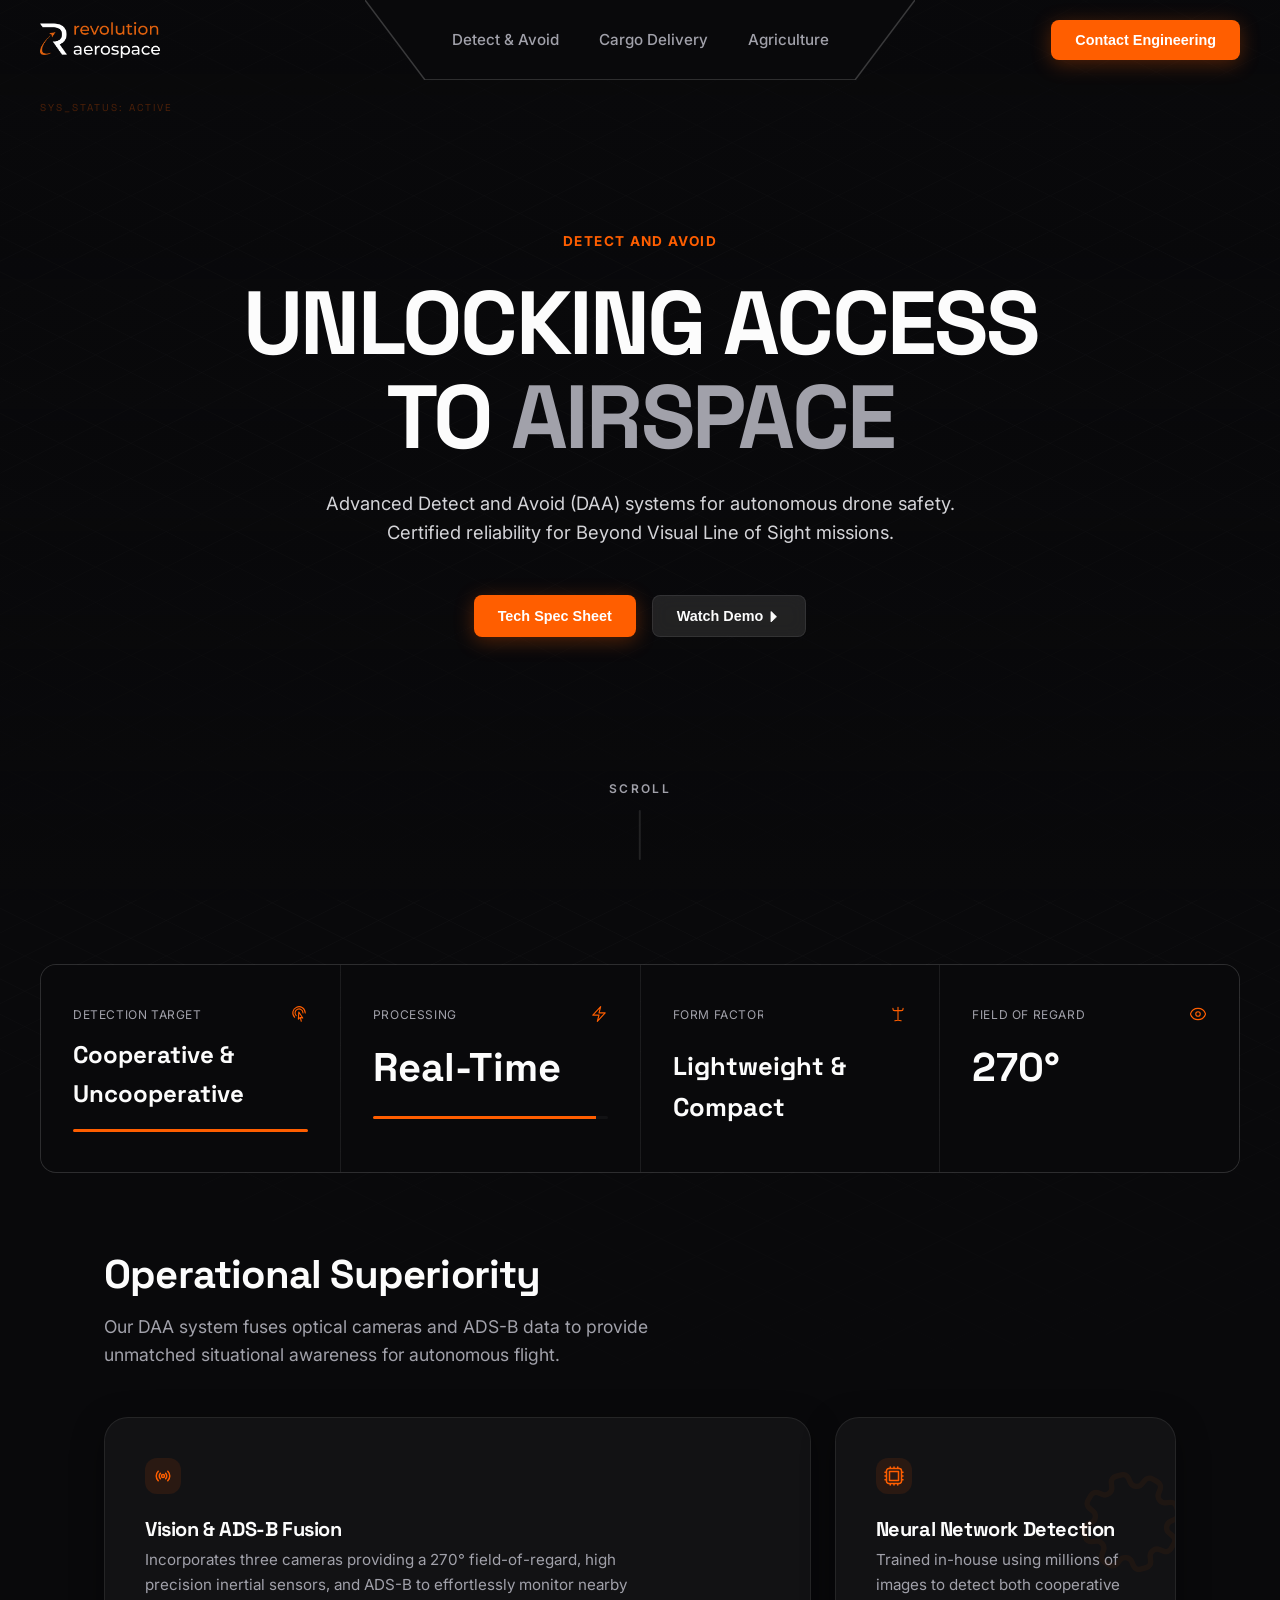
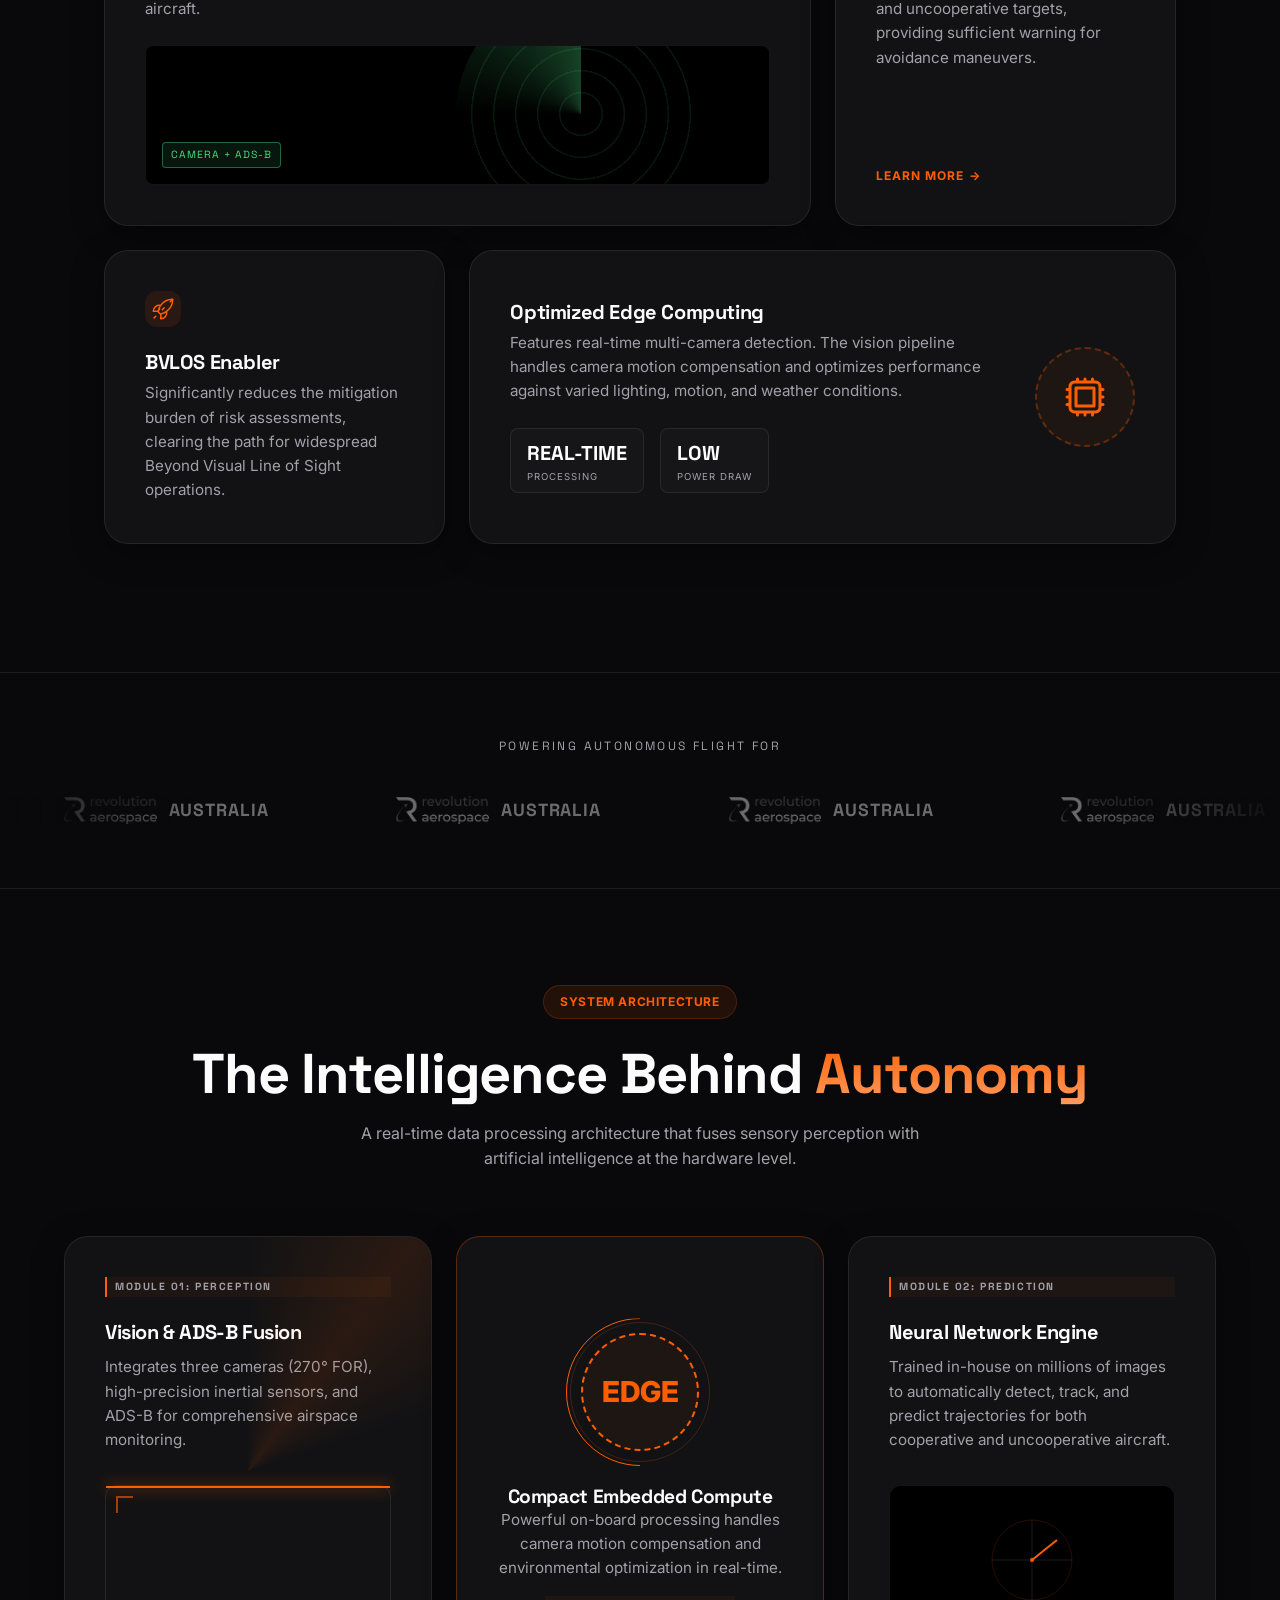
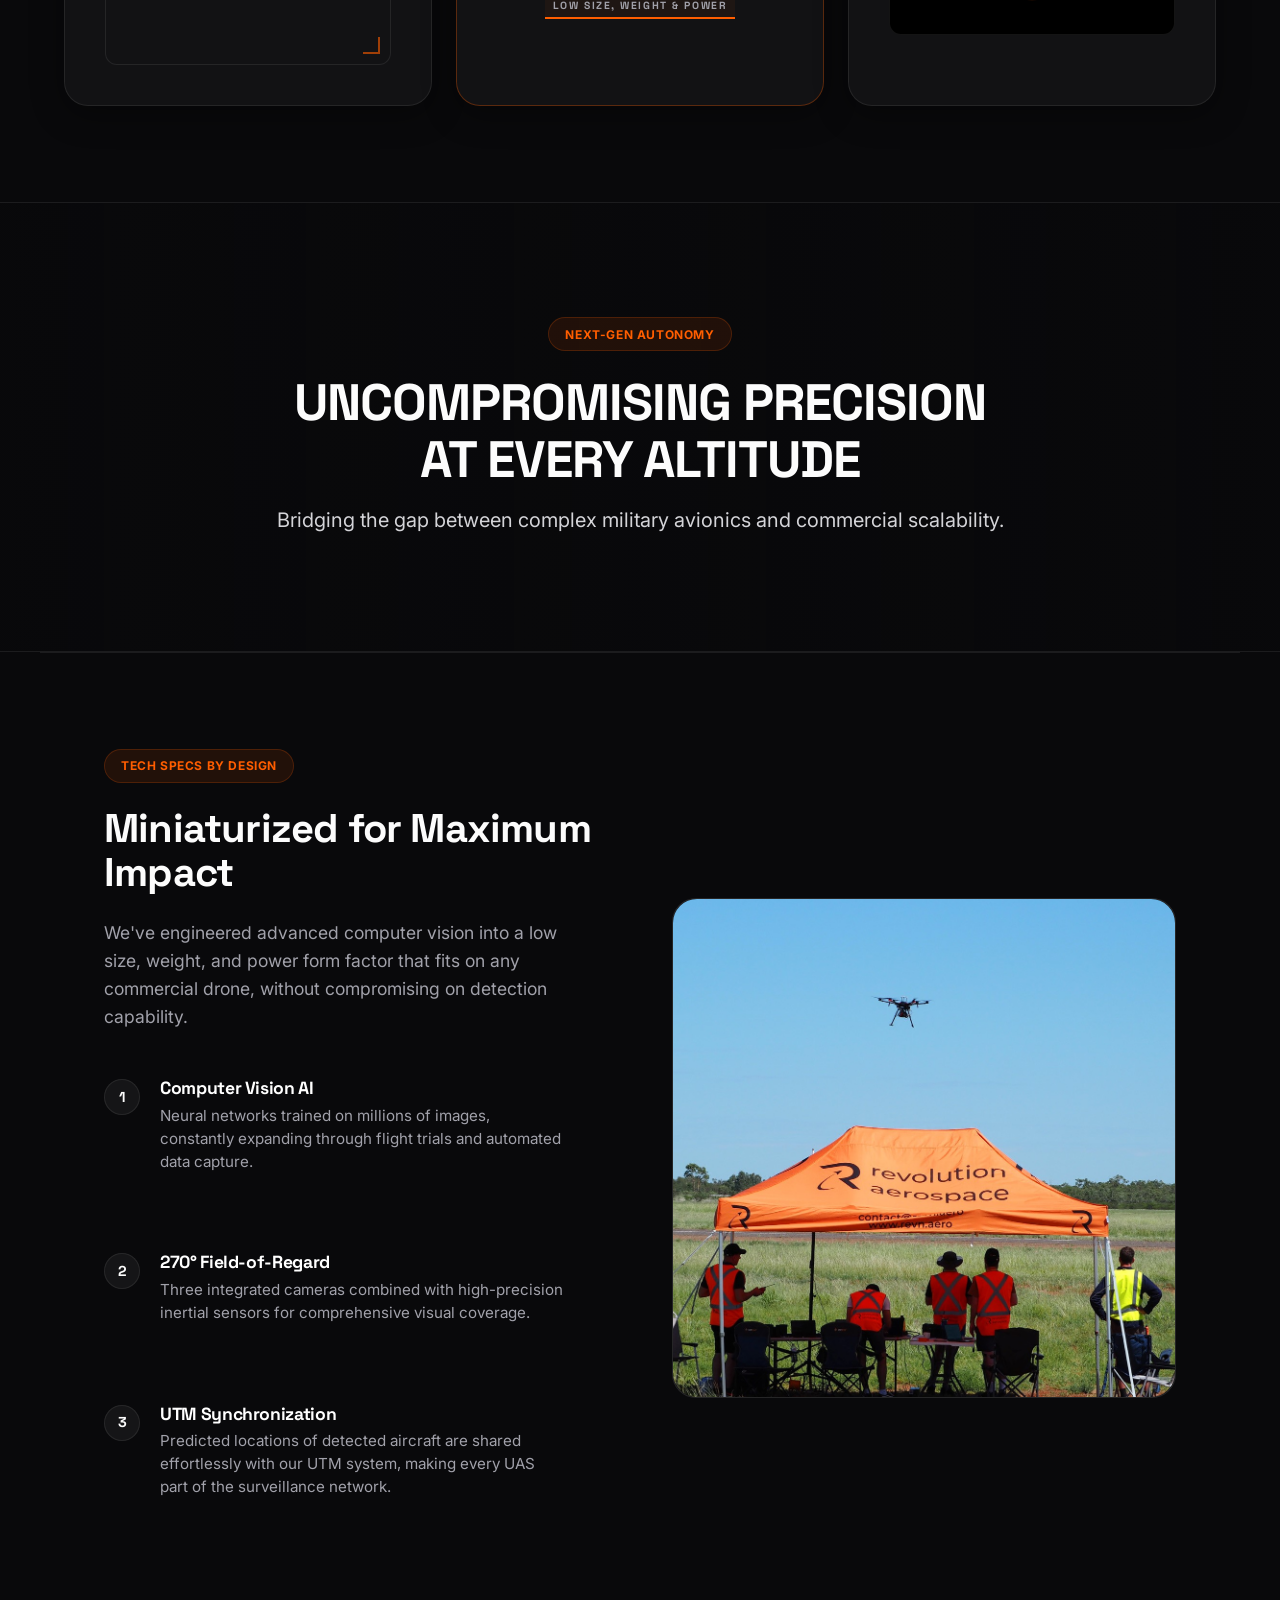
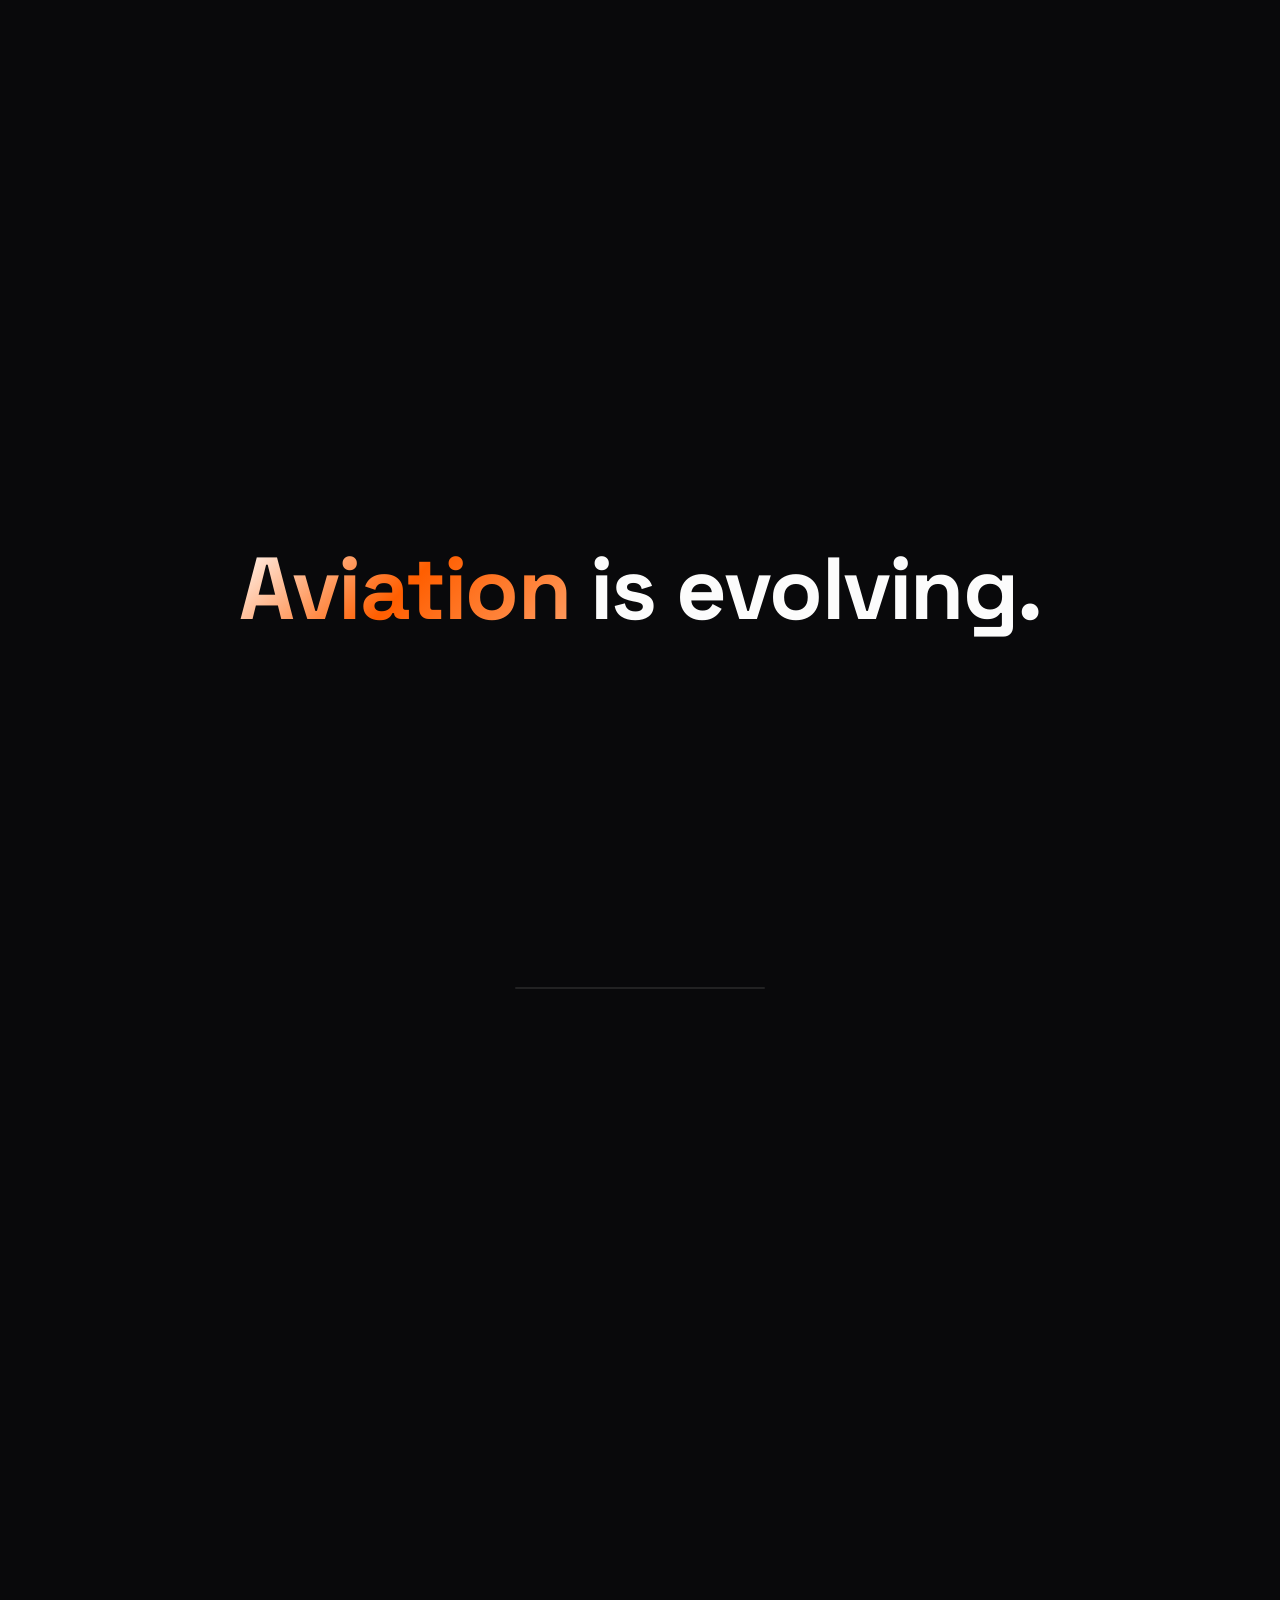
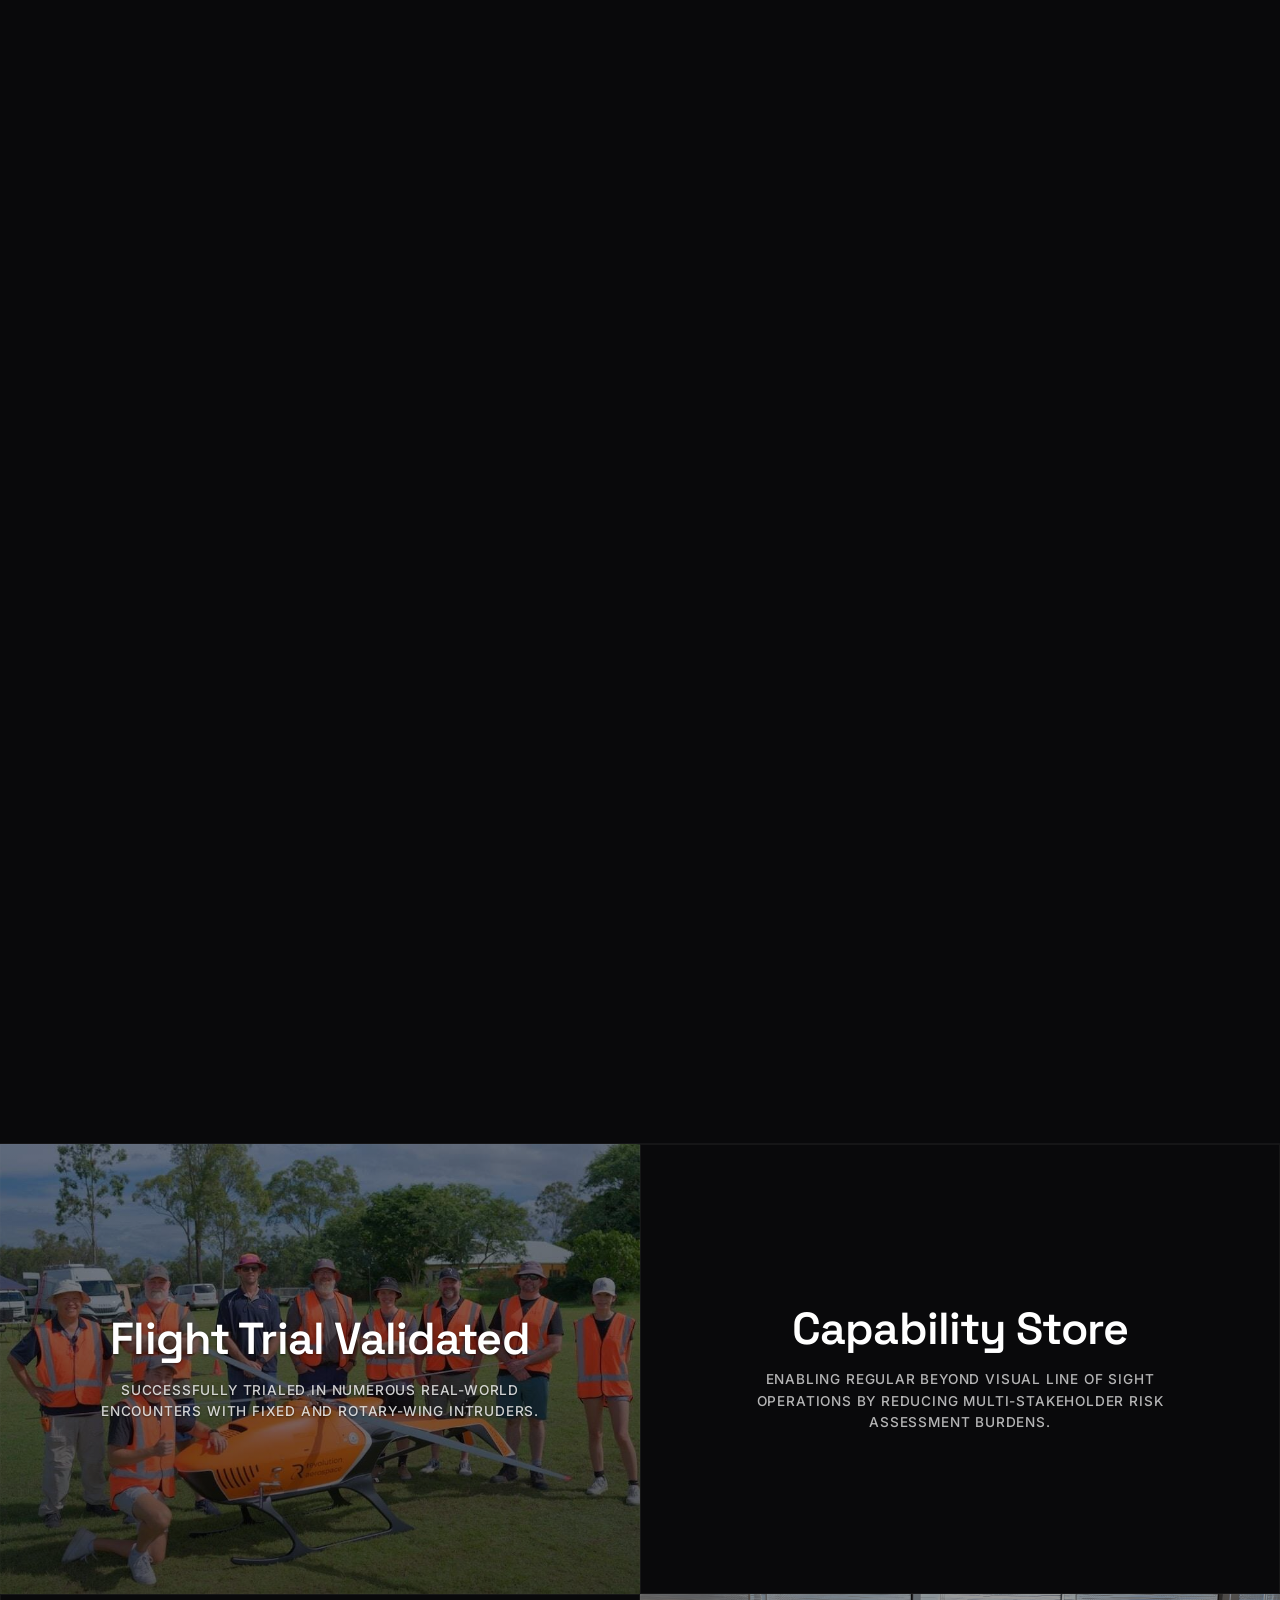
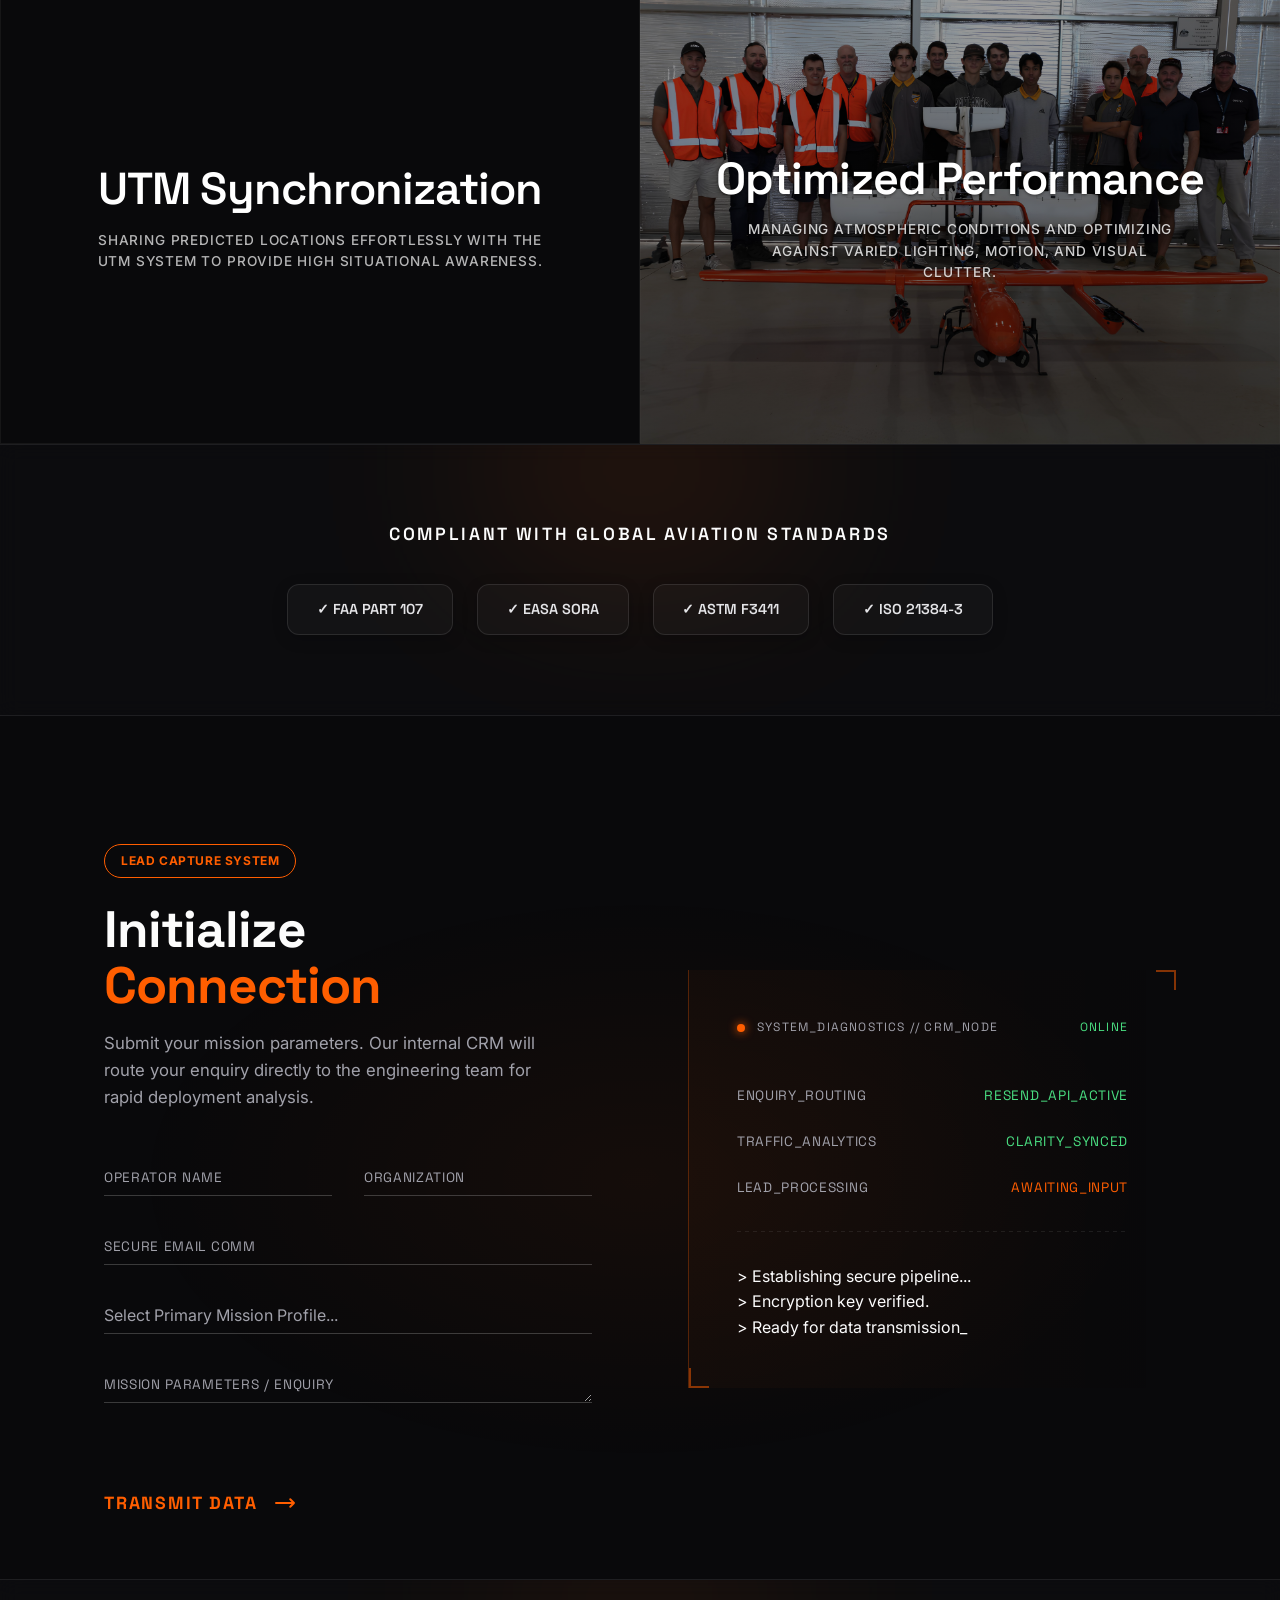
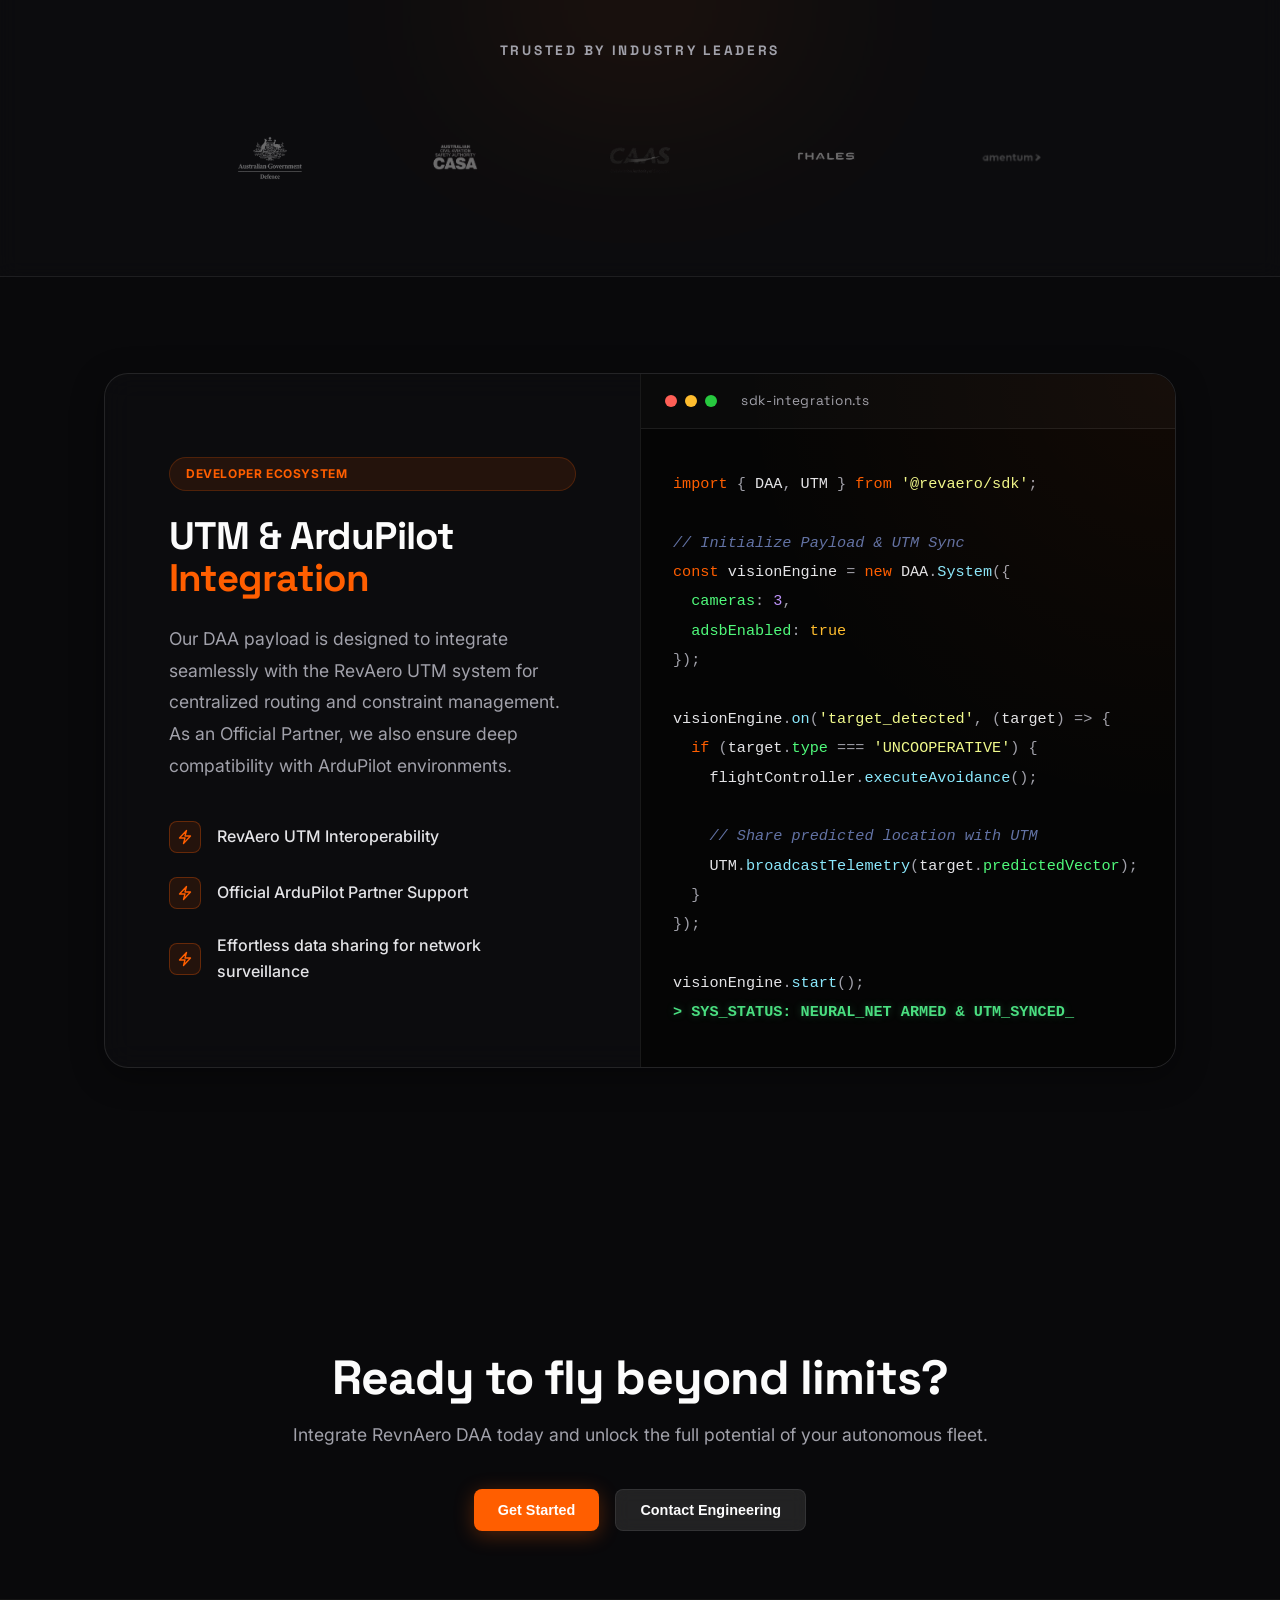
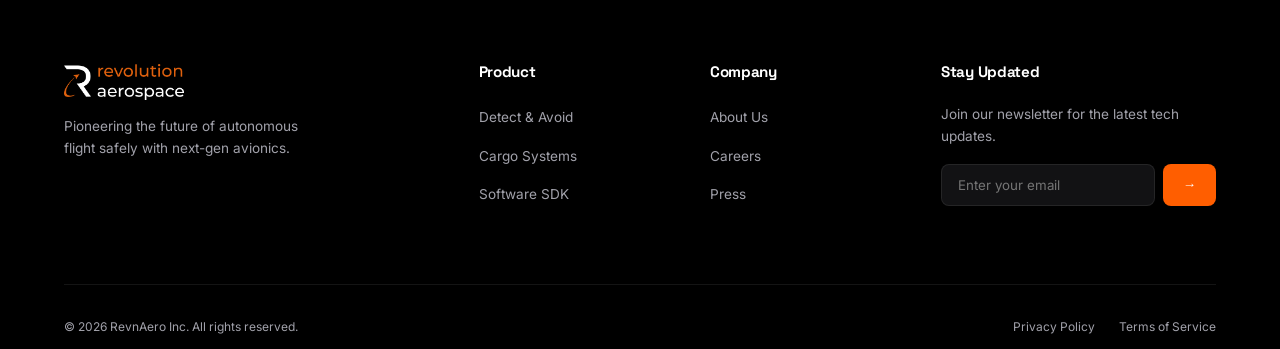
<file: DAA/index.html>
<!DOCTYPE html>
<html lang="en">

<head>
    <meta charset="UTF-8">
    <meta name="viewport" content="width=device-width, initial-scale=1.0">
    <title>RevnAero - Home / DAA</title>

    <link rel="preconnect" href="https://fonts.googleapis.com">
    <link rel="preconnect" href="https://fonts.gstatic.com" crossorigin>
    <link
        href="https://fonts.googleapis.com/css2?family=Inter:wght@400;500;600&family=Space+Grotesk:wght@500;700;800&display=swap"
        rel="stylesheet">
    <link rel="stylesheet" href="style.css">
    <link rel="stylesheet" href="marquee.css">
    <link rel="stylesheet" href="crm.css">
    <link rel="stylesheet" href="animation.css">
    <link rel="stylesheet" href="splash.css">


</head>

<body>
    <!-- <div class="splash-screen">
    <div class="splash-telemetry">
        <span>SYS.BOOT.SEQ_01</span>
        <span>DAA_MODULE: ONLINE</span>
        <span>CALIBRATING SENSORS...</span>
    </div>

    <div class="splash-center">
        <div class="target-bracket top-left"></div>
        <div class="target-bracket top-right"></div>
        <div class="target-bracket bottom-left"></div>
        <div class="target-bracket bottom-right"></div>

        <div class="logo-wrapper">
            <img src="/assets/foto/logo.png" alt="RevnAero Logo" class="splash-logo">
            <div class="scan-laser"></div>
        </div>
    </div>

    <div class="splash-loading">
        <div class="loading-text">ESTABLISHING CONNECTION... <span class="loading-percentage">0%</span></div>
        <div class="progress-bar-container">
            <div class="progress-bar-fill"></div>
        </div>
    </div>
</div> -->

    <div class="hero-wrapper">
        <div class="hero-card">
            <video autoplay muted loop playsinline class="bg-video">
                <source
                    src="https://video.wixstatic.com/video/d7cbb1_4fef47b619da443f944a2ffa0f24da4c/1080p/mp4/file.mp4"
                    type="video/mp4">
            </video>
            <div class="hero-overlay"></div>

            <div class="notch">
                <svg width="100%" height="100%" viewBox="0 0 550 80" preserveAspectRatio="none"
                    style="position: absolute; top: 0; left: 0; z-index: -1;">
                    <polygon points="0,0 550,0 490,80 60,80" fill="#09090b" />
                    <polyline points="0,0 60,80 490,80 550,0" fill="none" stroke="rgba(255, 255, 255, 0.2)"
                        stroke-width="1.5" />
                </svg>
            </div>

            <nav>
                <div class="logo">
                    <img src="/assets/foto/logo.png" alt="RevnAero Logo">
                </div>

                <div class="nav-links">
                    <a href="/DAA">Detect & Avoid</a>
                    <a href="/cargo">Cargo Delivery</a>
                    <a href="https://ag.revn.aero">Agriculture</a>
                </div>

                <button class="btn btn-primary">Contact Engineering</button>
            </nav>

            <div class="hero-content">
                <div class="hero-pre-title">DETECT AND AVOID</div>
                <h1>UNLOCKING ACCESS<br>TO <span>AIRSPACE</span></h1>
                <p>Advanced Detect and Avoid (DAA) systems for autonomous drone safety. Certified reliability for Beyond
                    Visual Line of Sight missions.</p>

                <div class="hero-cta">
                    <button class="btn btn-primary">Tech Spec Sheet</button>
                    <button class="btn btn-outline">Watch Demo ⏵</button>
                </div>
            </div>

            <div class="scroll-indicator">
                <span>SCROLL</span>
                <div class="scroll-line"></div>
            </div>

        </div>
    </div>

    <div class="stats-grid">
        <div class="stat-box reveal">
            <div class="stat-label">Detection Target
                <span>
                    <svg xmlns="http://www.w3.org/2000/svg" fill="none" viewBox="0 0 24 24" stroke-width="1.5"
                        stroke="var(--brand-orange)" style="width: 18px; height: 18px;">
                        <path stroke-linecap="round" stroke-linejoin="round"
                            d="M15.042 21.672L13.684 16.6m0 0l-2.51 2.225.569-9.47 5.227 7.917-3.286-.672zm-7.518-.267A8.25 8.25 0 1120.25 10.5M8.288 14.212A5.25 5.25 0 1117.25 10.5" />
                    </svg>
                </span>
            </div>
            <div class="stat-value" style="font-size: 1.5rem;">Cooperative &<br>Uncooperative</div>
            <div class="stat-bar">
                <div class="stat-bar-fill" style="width: 100%;"></div>
            </div>
        </div>
        <div class="stat-box reveal delay-100">
            <div class="stat-label">Processing
                <span>
                    <svg xmlns="http://www.w3.org/2000/svg" fill="none" viewBox="0 0 24 24" stroke-width="1.5"
                        stroke="var(--brand-orange)" style="width: 18px; height: 18px;">
                        <path stroke-linecap="round" stroke-linejoin="round"
                            d="M3.75 13.5l10.5-11.25L12 10.5h8.25L9.75 21.75 12 13.5H3.75z" />
                    </svg>
                </span>
            </div>
            <div class="stat-value">Real-Time</div>
            <div class="stat-bar">
                <div class="stat-bar-fill" style="width: 95%;"></div>
            </div>
        </div>
        <div class="stat-box reveal delay-200">
            <div class="stat-label">Form Factor
                <span>
                    <svg xmlns="http://www.w3.org/2000/svg" fill="none" viewBox="0 0 24 24" stroke-width="1.5"
                        stroke="var(--brand-orange)" style="width: 18px; height: 18px;">
                        <path stroke-linecap="round" stroke-linejoin="round"
                            d="M12 3v17.25m0 0c-1.472 0-2.882.265-4.185.75M12 20.25c1.472 0 2.882.265 4.185.75M18.75 4.5v.75A2.25 2.25 0 0116.5 7.5h-9a2.25 2.25 0 01-2.25-2.25V4.5" />
                    </svg>
                </span>
            </div>
            <div class="stat-value" style="font-size: 1.6rem; padding-top: 10px;">Lightweight &<br>Compact</div>
        </div>
        <div class="stat-box reveal delay-300">
            <div class="stat-label">Field of Regard
                <span>
                    <svg xmlns="http://www.w3.org/2000/svg" fill="none" viewBox="0 0 24 24" stroke-width="1.5"
                        stroke="var(--brand-orange)" style="width: 18px; height: 18px;">
                        <path stroke-linecap="round" stroke-linejoin="round"
                            d="M2.036 12.322a1.012 1.012 0 010-.639C3.423 7.51 7.36 4.5 12 4.5c4.638 0 8.573 3.007 9.963 7.178.07.207.07.431 0 .639C20.577 16.49 16.64 19.5 12 19.5c-4.638 0-8.573-3.007-9.963-7.178z" />
                        <path stroke-linecap="round" stroke-linejoin="round" d="M15 12a3 3 0 11-6 0 3 3 0 016 0z" />
                    </svg>
                </span>
            </div>
            <div class="stat-value">270°</div>
        </div>
    </div>



    <section class="daa-superiority"
        style="max-width: 1200px; margin: 0 auto; padding: 4rem 5%; position: relative; z-index: 2;">

        <div class="section-header reveal" style="text-align: left; margin-bottom: 3rem;">
            <h2 style="font-size: 2.5rem; margin-bottom: 1rem;">Operational Superiority</h2>
            <p style="color: var(--text-muted); max-width: 600px; font-size: 1.1rem;">
                Our DAA system fuses optical cameras and ADS-B data to provide unmatched situational awareness for
                autonomous flight.
            </p>
        </div>

        <div class="bento-grid">

            <div class="bento-card glass-card card-wide " style="display: flex; flex-direction: column;">
                <div class="card-icon" style="width: 36px; height: 36px;">
                    <svg xmlns="http://www.w3.org/2000/svg" fill="none" viewBox="0 0 24 24" stroke-width="1.5"
                        stroke="currentColor" style="width: 24px; height: 24px;">
                        <path stroke-linecap="round" stroke-linejoin="round"
                            d="M9.348 14.652a3.75 3.75 0 010-5.304m5.304 0a3.75 3.75 0 010 5.304m-7.425 2.121a6.75 6.75 0 010-9.546m9.546 0a6.75 6.75 0 010 9.546M12 10.5a1.5 1.5 0 100 3 1.5 1.5 0 000-3z" />
                    </svg>
                </div>
                <h3 style="font-size: 1.25rem; margin-bottom: 0.5rem;">Vision & ADS-B Fusion</h3>
                <p style="color: var(--text-muted); margin-bottom: 1.5rem; max-width: 85%;">Incorporates three cameras
                    providing a 270° field-of-regard, high precision inertial sensors, and ADS-B to effortlessly monitor
                    nearby aircraft.</p>

                <div
                    style="margin-top: auto; height: 140px; background: #000; border-radius: 8px; border: 1px solid var(--border-color); position: relative; overflow: hidden; display: flex; align-items: flex-end; padding: 1rem;">
                    <div
                        style="position: absolute; right: 10%; bottom: -40%; width: 250px; height: 250px; background: repeating-radial-gradient(circle, transparent, transparent 20px, rgba(74, 222, 128, 0.1) 21px, rgba(74, 222, 128, 0.1) 22px); border-radius: 50%;">
                    </div>
                    <div
                        style="position: absolute; right: 10%; bottom: -40%; width: 250px; height: 250px; background: conic-gradient(from 270deg, transparent, rgba(74, 222, 128, 0.3) 90deg, transparent 90deg); border-radius: 50%; animation: rotateRadar 4s linear infinite;">
                    </div>

                    <span
                        style="position: relative; z-index: 2; font-size: 0.65rem; font-family: 'Space Grotesk'; color: #4ade80; border: 1px solid rgba(74, 222, 128, 0.4); padding: 4px 8px; border-radius: 4px; background: rgba(74, 222, 128, 0.1); letter-spacing: 1px;">CAMERA
                        + ADS-B</span>
                </div>
            </div>

            <div class="bento-card glass-card"
                style="display: flex; flex-direction: column; position: relative; overflow: hidden;">
                <div class="card-icon" style="width: 36px; height: 36px;">
                    <svg xmlns="http://www.w3.org/2000/svg" fill="none" viewBox="0 0 24 24" stroke-width="1.5"
                        stroke="currentColor" style="width: 24px; height: 24px;">
                        <path stroke-linecap="round" stroke-linejoin="round"
                            d="M8.25 3v1.5M4.5 8.25H3m18 0h-1.5M4.5 12H3m18 0h-1.5m-15 3.75H3m18 0h-1.5M8.25 19.5V21M12 3v1.5m0 15V21m3.75-18v1.5m0 15V21m-9-1.5h10.5a2.25 2.25 0 002.25-2.25V6.75a2.25 2.25 0 00-2.25-2.25H6.75A2.25 2.25 0 004.5 6.75v10.5a2.25 2.25 0 002.25 2.25zm.75-12h9v9h-9v-9z" />
                    </svg>
                </div>
                <h3 style="font-size: 1.25rem; margin-bottom: 0.5rem;">Neural Network Detection</h3>
                <p style="color: var(--text-muted); margin-bottom: 2rem;">Trained in-house using millions of images to
                    detect both cooperative and uncooperative targets, providing sufficient warning for avoidance
                    maneuvers.</p>
                <div style="margin-top: auto;">
                    <a href="#"
                        style="color: var(--brand-orange); font-size: 0.75rem; font-weight: 700; text-transform: uppercase; letter-spacing: 1px; display: flex; align-items: center; gap: 5px;">Learn
                        More <span>→</span></a>
                </div>
                <div
                    style="position: absolute; right: -20px; top: 40px; width: 8rem; height: 8rem; color: var(--brand-orange); opacity: 0.05; transform: rotate(-15deg);">
                    <svg xmlns="http://www.w3.org/2000/svg" fill="none" viewBox="0 0 24 24" stroke-width="1"
                        stroke="currentColor" style="width: 100%; height: 100%;">
                        <path stroke-linecap="round" stroke-linejoin="round"
                            d="M10.343 3.94c.09-.542.56-.94 1.11-.94h1.093c.55 0 1.02.398 1.11.94l.149.894c.07.424.384.764.78.93.398.164.855.142 1.205-.108l.737-.527a1.125 1.125 0 011.45.12l.773.773a1.125 1.125 0 01.12 1.45l-.527.737c-.25.35-.272.806-.107 1.204.165.397.505.71.93.78l.893.15c.543.09.94.56.94 1.109v1.094c0 .55-.397 1.02-.94 1.11l-.894.149c-.424.07-.764.383-.929.78-.165.398-.143.854.107 1.204l.527.738c.32.447.269 1.06-.12 1.45l-.774.773a1.125 1.125 0 01-1.449.12l-.738-.527c-.35-.25-.806-.272-1.203-.107-.398.165-.71.505-.781.929l-.149.894c-.09.542-.56.94-1.11.94h-1.094c-.55 0-1.019-.398-1.11-.94l-.149-.894c-.07-.424-.383-.764-.78-.93-.398-.164-.854-.142-1.204.108l-.738.527c-.447.32-1.06.269-1.45-.12l-.773-.774a1.125 1.125 0 01-.12-1.45l.527-.737c.25-.35.272-.806.108-1.204-.165-.397-.506-.71-.93-.78l-.894-.15c-.542-.09-.94-.56-.94-1.109v-1.094c0-.55.398-1.02.94-1.11l.894-.149c.424-.07.765-.383.93-.78.165-.398.143-.854-.108-1.204l-.526-.738a1.125 1.125 0 01.12-1.45l.773-.773a1.125 1.125 0 011.45-.12l.737.527c.35.25.807.272 1.204.107.397-.165.71-.505.78-.929l.149-.894z" />
                    </svg>
                </div>
            </div>

            <div class="bento-card glass-card" style="display: flex; flex-direction: column;">
                <div class="card-icon" style="width: 36px; height: 36px;">
                    <svg xmlns="http://www.w3.org/2000/svg" fill="none" viewBox="0 0 24 24" stroke-width="1.5"
                        stroke="currentColor" style="width: 24px; height: 24px;">
                        <path stroke-linecap="round" stroke-linejoin="round"
                            d="M15.59 14.37a6 6 0 01-5.84 7.38v-4.8m5.84-2.58a14.98 14.98 0 006.16-12.12A14.98 14.98 0 009.631 8.41m5.96 5.96a14.926 14.926 0 01-5.841 2.58m-.119-8.54a6 6 0 00-7.381 5.84h4.8m2.581-5.84a14.927 14.927 0 00-2.58 5.84m2.699 2.7c-.103.021-.207.041-.311.06a15.09 15.09 0 01-2.448-2.45A15.068 15.068 0 018.67 11.5M21 3l-1.8 1.8m-6 6l-1.8 1.8M3 21l1.8-1.8" />
                    </svg>
                </div>
                <h3 style="font-size: 1.25rem; margin-bottom: 0.5rem;">BVLOS Enabler</h3>
                <p style="color: var(--text-muted);">Significantly reduces the mitigation burden of risk assessments,
                    clearing the path for widespread Beyond Visual Line of Sight operations.</p>
            </div>

            <div class="bento-card glass-card card-wide"
                style="display: flex; align-items: center; justify-content: space-between; flex-wrap: wrap; gap: 2rem;">
                <div style="flex: 1; min-width: 250px;">
                    <h3 style="font-size: 1.25rem; margin-bottom: 0.5rem;">Optimized Edge Computing</h3>
                    <p style="color: var(--text-muted); margin-bottom: 1.5rem;">Features real-time multi-camera
                        detection. The vision pipeline handles camera motion compensation and optimizes performance
                        against varied lighting, motion, and weather conditions.</p>
                    <div style="display: flex; gap: 1rem; flex-wrap: wrap;">
                        <div
                            style="border: 1px solid var(--border-color); padding: 0.5rem 1rem; border-radius: 8px; background: rgba(255,255,255,0.02);">
                            <div
                                style="font-family: 'Space Grotesk'; font-size: 1.25rem; font-weight: 700; color: #fff;">
                                REAL-TIME</div>
                            <div style="font-size: 0.6rem; color: var(--text-muted); letter-spacing: 1px;">PROCESSING
                            </div>
                        </div>
                        <div
                            style="border: 1px solid var(--border-color); padding: 0.5rem 1rem; border-radius: 8px; background: rgba(255,255,255,0.02);">
                            <div
                                style="font-family: 'Space Grotesk'; font-size: 1.25rem; font-weight: 700; color: #fff;">
                                LOW</div>
                            <div style="font-size: 0.6rem; color: var(--text-muted); letter-spacing: 1px;">POWER DRAW
                            </div>
                        </div>
                    </div>
                </div>
                <div
                    style="width: 100px; height: 100px; border-radius: 50%; border: 2px dashed rgba(255,94,0,0.3); display: flex; align-items: center; justify-content: center; color: var(--brand-orange); flex-shrink: 0; background: rgba(255,94,0,0.05);">
                    <svg xmlns="http://www.w3.org/2000/svg" fill="none" viewBox="0 0 24 24" stroke-width="1.5"
                        stroke="currentColor" style="width: 48px; height: 48px;">
                        <path stroke-linecap="round" stroke-linejoin="round"
                            d="M8.25 3v1.5M4.5 8.25H3m18 0h-1.5M4.5 12H3m18 0h-1.5m-15 3.75H3m18 0h-1.5M8.25 19.5V21M12 3v1.5m0 15V21m3.75-18v1.5m0 15V21m-9-1.5h10.5a2.25 2.25 0 002.25-2.25V6.75a2.25 2.25 0 00-2.25-2.25H6.75A2.25 2.25 0 004.5 6.75v10.5a2.25 2.25 0 002.25 2.25zm.75-12h9v9h-9v-9z" />
                    </svg>
                </div>
            </div>

        </div>
    </section>

    <section class="logo-marquee-section">
        <div class="marquee-label">POWERING AUTONOMOUS FLIGHT FOR</div>
        <div class="marquee-container">
            <div class="marquee-track">

                <div class="marquee-logo"><img src="/assets/foto/logo.png" alt="RevnAero"><span>AUSTRALIA</span></div>
                <div class="marquee-logo"><img src="/assets/foto/logo.png" alt="RevnAero"><span>AUSTRALIA</span></div>
                <div class="marquee-logo"><img src="/assets/foto/logo.png" alt="RevnAero"><span>AUSTRALIA</span></div>
                <div class="marquee-logo"><img src="/assets/foto/logo.png" alt="RevnAero"><span>AUSTRALIA</span></div>
                <div class="marquee-logo"><img src="/assets/foto/logo.png" alt="RevnAero"><span>AUSTRALIA</span></div>
                <div class="marquee-logo"><img src="/assets/foto/logo.png" alt="RevnAero"><span>AUSTRALIA</span></div>
                <div class="marquee-logo"><img src="/assets/foto/logo.png" alt="RevnAero"><span>AUSTRALIA</span></div>
                <div class="marquee-logo"><img src="/assets/foto/logo.png" alt="RevnAero"><span>AUSTRALIA</span></div>

                <div class="marquee-logo"><img src="/assets/foto/logo.png" alt="RevnAero"><span>AUSTRALIA</span></div>
                <div class="marquee-logo"><img src="/assets/foto/logo.png" alt="RevnAero"><span>AUSTRALIA</span></div>
                <div class="marquee-logo"><img src="/assets/foto/logo.png" alt="RevnAero"><span>AUSTRALIA</span></div>
                <div class="marquee-logo"><img src="/assets/foto/logo.png" alt="RevnAero"><span>AUSTRALIA</span></div>
                <div class="marquee-logo"><img src="/assets/foto/logo.png" alt="RevnAero"><span>AUSTRALIA</span></div>
                <div class="marquee-logo"><img src="/assets/foto/logo.png" alt="RevnAero"><span>AUSTRALIA</span></div>
                <div class="marquee-logo"><img src="/assets/foto/logo.png" alt="RevnAero"><span>AUSTRALIA</span></div>
                <div class="marquee-logo"><img src="/assets/foto/logo.png" alt="RevnAero"><span>AUSTRALIA</span></div>

            </div>
        </div>
    </section>

    <section class="daa-architecture">
        <div class="section-header" style="text-align: center; margin-bottom: 4rem;">
            <div class="badge">System Architecture</div>
            <h2 style="font-size: clamp(2rem, 5vw, 3.5rem);">The Intelligence Behind <span>Autonomy</span></h2>
            <p style="margin: 1rem auto; max-width: 600px;">A real-time data processing architecture that fuses
                sensory perception with artificial intelligence at the hardware level.</p>
        </div>

        <div class="bento-grid">
            <div class="bento-card glass-card radar-scan">
                <div class="tech-tag">Module 01: Perception</div>
                <h3 style="margin-top: 1.5rem;">Vision & ADS-B Fusion</h3>
                <p>Integrates three cameras (270° FOR), high-precision inertial sensors, and ADS-B for comprehensive
                    airspace monitoring.</p>
                <div class="card-visual corner-scope"
                    style="margin-top: 2rem; height: 180px; background: url('https://ngcaerospace.com/wp-content/uploads/2022/01/detect-and-avoid.jpg') center/cover;">
                    <div class="scan-line"></div>
                </div>
            </div>

            <div class="bento-card glass-card"
                style="display: flex; flex-direction: column; justify-content: center; align-items: center; text-align: center; border: 1px solid rgba(255, 94, 0, 0.3);">
                <div class="radar-circle-outer">
                    <div class="radar-circle-inner">
                        <span style="font-size: 1.8rem; font-weight: 800; color: var(--brand-orange);">EDGE</span>
                    </div>
                </div>
                <h4 style="margin-top: 1.5rem; font-size: 1.2rem;">Compact Embedded Compute</h4>
                <p>Powerful on-board processing handles camera motion compensation and environmental optimization in
                    real-time.</p>
                <div class="tech-tag"
                    style="margin-top: 1rem; border-left: none; border-bottom: 2px solid var(--brand-orange);">
                    Low Size, Weight & Power</div>
            </div>

            <div class="bento-card glass-card">
                <div class="tech-tag">Module 02: Prediction</div>
                <h3 style="margin-top: 1.5rem;">Neural Network Engine</h3>
                <p>Trained in-house on millions of images to automatically detect, track, and predict trajectories for
                    both cooperative and uncooperative aircraft.</p>
                <div class="card-visual"
                    style="margin-top: 2rem; background: #000; display: flex; align-items: center; justify-content: center;">
                    <svg width="100" height="100" viewBox="0 0 100 100">
                        <circle cx="50" cy="50" r="40" stroke="var(--brand-orange)" stroke-width="0.5" fill="none"
                            opacity="0.3" />
                        <path d="M10 50 L90 50 M50 10 L50 90" stroke="rgba(255,255,255,0.1)" />
                        <circle cx="50" cy="50" r="2" fill="var(--brand-orange)" />
                        <path d="M50 50 L75 30" stroke="var(--brand-orange)" stroke-width="2"
                            marker-end="url(#arrow)" />
                    </svg>
                </div>
            </div>
        </div>
    </section>

    <section class="parallax-separator">
        <div class="parallax-overlay"></div>
        <div class="parallax-content">
            <div class="badge">Next-Gen Autonomy</div>
            <h2>Uncompromising Precision at Every Altitude</h2>
            <p>Bridging the gap between complex military avionics and commercial scalability.</p>
        </div>
    </section>

    <section class="split-section">
        <div class="split-content">
            <div class="badge">Tech Specs By Design</div>
            <h2>Miniaturized for Maximum Impact</h2>
            <p>We've engineered advanced computer vision into a low size, weight, and power form factor that fits on any
                commercial drone, without compromising on detection capability.</p>

            <div class="feature-list">
                <div class="list-item">
                    <div class="list-number">1</div>
                    <div class="list-text">
                        <h4>Computer Vision AI</h4>
                        <p>Neural networks trained on millions of images, constantly expanding through flight trials and
                            automated data capture.</p>
                    </div>
                </div>
                <div class="list-item">
                    <div class="list-number">2</div>
                    <div class="list-text">
                        <h4>270° Field-of-Regard</h4>
                        <p>Three integrated cameras combined with high-precision inertial sensors for comprehensive
                            visual coverage.</p>
                    </div>
                </div>
                <div class="list-item">
                    <div class="list-number">3</div>
                    <div class="list-text">
                        <h4>UTM Synchronization</h4>
                        <p>Predicted locations of detected aircraft are shared effortlessly with our UTM system, making
                            every UAS part of the surveillance network.</p>
                    </div>
                </div>
            </div>
        </div>

        <div class="split-image-wrapper">
            <img src="/assets/foto/image005.jpg"
                alt="Hardware Exploded View">
        </div>
    </section>

    <section class="scrollytelling-section" id="scrolly-section">
        <div class="sticky-container">
            <div class="scrolly-glow"></div>

            <div class="scroll-text-wrapper">
                <h2 class="scroll-text text-1 active">
                    <span class="highlight">Aviation</span> is evolving.
                </h2>
                <h2 class="scroll-text text-2">
                    Missions are getting <span class="highlight">harder</span>.
                </h2>
                <h2 class="scroll-text text-3">
                    You need <span class="highlight">eyes everywhere</span>.
                </h2>
            </div>

            <div class="scrolly-progress">
                <div class="scrolly-progress-bar"></div>
            </div>
        </div>
    </section>

    <section class="mission-gallery-full">
        <div class="gallery-bento">

            <div class="bento-item " style="background-image: url('/assets/foto/team.jpg');">
                <div class="bento-overlay"></div>
                <div class="bento-content align-center">
                    <h3>Flight Trial Validated</h3>
                    <p>Successfully trialed in numerous real-world encounters with fixed and rotary-wing intruders.</p>
                </div>
            </div>

            <div class="bento-item " style="background-color: #09090b;">
                <div class="bento-content align-center">
                    <h3>Capability Store</h3>
                    <p>Enabling regular Beyond Visual Line of Sight operations by reducing multi-stakeholder risk
                        assessment burdens.</p>
                </div>
            </div>

            <div class="bento-item " style="background-color: #09090b;">
                <div class="bento-content align-center">
                    <h3>UTM Synchronization</h3>
                    <p>Sharing predicted locations effortlessly with the UTM system to provide high situational
                        awareness.</p>
                </div>
            </div>

            <div class="bento-item item-dark-bg" style="background-image: url('/assets/foto/team2.jpg');">
                <div class="bento-overlay"></div>
                <div class="bento-content align-center">
                    <h3>Optimized Performance</h3>
                    <p>Managing atmospheric conditions and optimizing against varied lighting, motion, and visual
                        clutter.</p>
                </div>
            </div>

        </div>
    </section>

    <!-- <section class="software-integration" style="max-width: 1200px; margin: 0 auto; padding-top: 2rem;">
        <div class="glass-card"
            style="border-radius: 24px; overflow: hidden; display: grid; grid-template-columns: 1fr 1fr; gap: 0;">

            <div style="padding: 4rem; display: flex; flex-direction: column; justify-content: center;">
                <div class="badge">Developer Ecosystem</div>
                <h2 style="font-size: 2.5rem; margin-bottom: 1.5rem;">UTM & ArduPilot <span>Integration</span></h2>
                <p style="color: var(--text-muted); font-size: 1.1rem; margin-bottom: 2rem; line-height: 1.8;">
                    Our DAA payload is designed to integrate seamlessly with the RevAero UTM system for centralized
                    routing and constraint management. As an Official Partner, we also ensure deep compatibility with
                    ArduPilot environments.
                </p>

                <ul style="list-style: none; display: flex; flex-direction: column; gap: 1rem;">
                    <li style="display: flex; align-items: center; gap: 10px; color: #d4d4d8;">
                        <span style="color: var(--brand-orange);">
                            <svg xmlns="http://www.w3.org/2000/svg" fill="none" viewBox="0 0 24 24" stroke-width="2"
                                stroke="currentColor" style="width: 16px; height: 16px;">
                                <path stroke-linecap="round" stroke-linejoin="round"
                                    d="M3.75 13.5l10.5-11.25L12 10.5h8.25L9.75 21.75 12 13.5H3.75z" />
                            </svg>
                        </span> RevAero UTM Interoperability
                    </li>
                    <li style="display: flex; align-items: center; gap: 10px; color: #d4d4d8;">
                        <span style="color: var(--brand-orange);">
                            <svg xmlns="http://www.w3.org/2000/svg" fill="none" viewBox="0 0 24 24" stroke-width="2"
                                stroke="currentColor" style="width: 16px; height: 16px;">
                                <path stroke-linecap="round" stroke-linejoin="round"
                                    d="M3.75 13.5l10.5-11.25L12 10.5h8.25L9.75 21.75 12 13.5H3.75z" />
                            </svg>
                        </span> Official ArduPilot Partner Support
                    </li>
                    <li style="display: flex; align-items: center; gap: 10px; color: #d4d4d8;">
                        <span style="color: var(--brand-orange);">
                            <svg xmlns="http://www.w3.org/2000/svg" fill="none" viewBox="0 0 24 24" stroke-width="2"
                                stroke="currentColor" style="width: 16px; height: 16px;">
                                <path stroke-linecap="round" stroke-linejoin="round"
                                    d="M3.75 13.5l10.5-11.25L12 10.5h8.25L9.75 21.75 12 13.5H3.75z" />
                            </svg>
                        </span> Effortless data sharing for network surveillance
                    </li>
                </ul>
            </div>

            <div
                style="background: #000; padding: 2rem; border-left: 1px solid var(--border-color); position: relative;">
                <div style="display: flex; gap: 8px; margin-bottom: 2rem;">
                    <div style="width: 12px; height: 12px; border-radius: 50%; background: #ff5f56;"></div>
                    <div style="width: 12px; height: 12px; border-radius: 50%; background: #ffbd2e;"></div>
                    <div style="width: 12px; height: 12px; border-radius: 50%; background: #27c93f;"></div>
                </div>

                <pre
                    style="font-family: 'Space Grotesk', monospace; font-size: 0.9rem; color: #a1a1aa; line-height: 1.7; overflow-x: auto;">
<span style="color: #ff5e00;">import</span> { DAA, UTM } <span style="color: #ff5e00;">from</span> '@revaero/sdk';

<span style="color: #6272a4;">// Initialize Payload & UTM Sync</span>
<span style="color: #ff5e00;">const</span> visionEngine = <span style="color: #ff5e00;">new</span> DAA.System({
  cameras: <span style="color: #bd93f9;">3</span>,
  adsbEnabled: <span style="color: #ffbd2e;">true</span>
});

visionEngine.on(<span style="color: #f1fa8c;">'target_detected'</span>, (target) => {
  <span style="color: #ff5e00;">if</span> (target.type === <span style="color: #f1fa8c;">'UNCOOPERATIVE'</span>) {
    flightController.executeAvoidance();
    
    <span style="color: #6272a4;">// Share predicted location with UTM</span>
    UTM.broadcastTelemetry(target.predictedVector);
  }
});

visionEngine.start();
<span style="color: #4ade80;">> SYS_STATUS: NEURAL_NET ARMED & UTM_SYNCED_</span>
                </pre>
            </div>
        </div>
    </section> -->

    <div class="compliance">
        <h3>Compliant with Global Aviation Standards</h3>
        <div class="compliance-badges">
            <div class="c-badge">✓ FAA PART 107</div>
            <div class="c-badge">✓ EASA SORA</div>
            <div class="c-badge">✓ ASTM F3411</div>
            <div class="c-badge">✓ ISO 21384-3</div>
        </div>
    </div>

    <section class="crm-lead-section"
        style="max-width: 1200px; margin: 8rem auto 4rem; padding: 0 5%; position: relative; z-index: 2;">

        <div class="ambient-glow"
            style="position: absolute; top: 50%; left: 50%; transform: translate(-50%, -50%); width: 100%; height: 100%; background: radial-gradient(ellipse at center, rgba(255, 94, 0, 0.05) 0%, transparent 60%); z-index: -1; pointer-events: none;">
        </div>

        <div class="crm-seamless-grid">

            <div class="crm-form-side">
                <div class="badge"
                    style="margin-bottom: 1.5rem; background: transparent; border-color: var(--brand-orange);">Lead
                    Capture System</div>
                <h2 style="font-size: clamp(2.5rem, 4vw, 3.5rem); margin-bottom: 1rem; line-height: 1.1;">Initialize
                    <br><span style="color: var(--brand-orange);">Connection</span>
                </h2>
                <p style="color: var(--text-muted); font-size: 1.05rem; margin-bottom: 3rem; max-width: 450px;">
                    Submit your mission parameters. Our internal CRM will route your enquiry directly to the engineering
                    team for rapid deployment analysis.
                </p>

                <form class="seamless-form">
                    <div class="form-row">
                        <div class="input-line">
                            <input type="text" id="op-name" required placeholder=" ">
                            <label for="op-name">Operator Name</label>
                            <div class="focus-line"></div>
                        </div>
                        <div class="input-line">
                            <input type="text" id="org-name" required placeholder=" ">
                            <label for="org-name">Organization</label>
                            <div class="focus-line"></div>
                        </div>
                    </div>

                    <div class="input-line">
                        <input type="email" id="email-comm" required placeholder=" ">
                        <label for="email-comm">Secure Email Comm</label>
                        <div class="focus-line"></div>
                    </div>

                    <div class="input-line select-wrapper">
                        <select id="mission-type" required>
                            <option value="" disabled selected>Select Primary Mission Profile...</option>
                            <option value="cargo">BVLOS Cargo Logistics</option>
                            <option value="urban">Urban Air Mobility (UAM)</option>
                            <option value="defense">Defense & Security</option>
                            <option value="agriculture">Revolution Agriculture</option>
                        </select>
                        <div class="focus-line"></div>
                    </div>

                    <div class="input-line">
                        <textarea id="mission-param" rows="1" required placeholder=" "></textarea>
                        <label for="mission-param">Mission Parameters / Enquiry</label>
                        <div class="focus-line"></div>
                    </div>

                    <button type="submit" class="hud-btn" style="margin-top: 3rem;">
                        <span>TRANSMIT DATA</span>
                        <svg xmlns="http://www.w3.org/2000/svg" fill="none" viewBox="0 0 24 24" stroke-width="2"
                            stroke="currentColor">
                            <path stroke-linecap="round" stroke-linejoin="round"
                                d="M17.25 8.25L21 12m0 0l-3.75 3.75M21 12H3" />
                        </svg>
                    </button>
                </form>
            </div>

            <div class="crm-hud-side">
                <div class="hud-frame">
                    <div class="hud-header">
                        <span class="hud-dot"></span>
                        <span class="hud-title">SYSTEM_DIAGNOSTICS // CRM_NODE</span>
                        <span class="hud-status">ONLINE</span>
                    </div>

                    <div class="hud-body">
                        <div class="hud-data-row">
                            <span class="data-label">ENQUIRY_ROUTING</span>
                            <span class="data-value highlight-green">RESEND_API_ACTIVE</span>
                        </div>
                        <div class="hud-data-row">
                            <span class="data-label">TRAFFIC_ANALYTICS</span>
                            <span class="data-value highlight-green">CLARITY_SYNCED</span>
                        </div>
                        <div class="hud-data-row">
                            <span class="data-label">LEAD_PROCESSING</span>
                            <span class="data-value highlight-orange">AWAITING_INPUT</span>
                        </div>

                        <div class="hud-divider"></div>

                        <div class="terminal-log">
                            <p>> Establishing secure pipeline...</p>
                            <p>> Encryption key verified.</p>
                            <p>> Ready for data transmission<span class="blink">_</span></p>
                        </div>
                    </div>

                    <div class="hud-corner top-right"></div>
                    <div class="hud-corner bottom-left"></div>
                </div>
            </div>

        </div>
    </section>

    <section class="partners-section">

        <h3 class="partners-title">
            Trusted by Industry Leaders
        </h3>

        <div class="partners-grid reveal">
            <div class="partner-logo">
                <img src="/assets/foto/1-removebg-preview.png" alt="Partner 1">
            </div>
            <div class="partner-logo">
                <img src="/assets/foto/2-removebg-preview.png" alt="Partner 2">
            </div>
            <div class="partner-logo">
                <img src="/assets/foto/3-removebg-preview.png" alt="Partner 3">
            </div>
            <div class="partner-logo">
                <img src="/assets/foto/4-removebg-preview.png" alt="Partner 4">
            </div>
            <div class="partner-logo">
                <img src="/assets/foto/5-removebg-preview.png" alt="Partner 5">
            </div>
        </div>

    </section>
    <section class="software-integration" id="software-integration">
        <div class="glass-card software-grid">

            <div class="software-content">
                <div class="badge">Developer Ecosystem</div>
                <h2>UTM & ArduPilot <span>Integration</span></h2>
                <p class="software-desc">
                    Our DAA payload is designed to integrate seamlessly with the RevAero UTM system for centralized
                    routing and constraint management. As an Official Partner, we also ensure deep compatibility with
                    ArduPilot environments.
                </p>

                <ul class="feature-list-modern">
                    <li>
                        <div class="icon-wrapper">
                            <svg xmlns="http://www.w3.org/2000/svg" fill="none" viewBox="0 0 24 24" stroke-width="2"
                                stroke="currentColor">
                                <path stroke-linecap="round" stroke-linejoin="round"
                                    d="M3.75 13.5l10.5-11.25L12 10.5h8.25L9.75 21.75 12 13.5H3.75z" />
                            </svg>
                        </div>
                        <span>RevAero UTM Interoperability</span>
                    </li>
                    <li>
                        <div class="icon-wrapper">
                            <svg xmlns="http://www.w3.org/2000/svg" fill="none" viewBox="0 0 24 24" stroke-width="2"
                                stroke="currentColor">
                                <path stroke-linecap="round" stroke-linejoin="round"
                                    d="M3.75 13.5l10.5-11.25L12 10.5h8.25L9.75 21.75 12 13.5H3.75z" />
                            </svg>
                        </div>
                        <span>Official ArduPilot Partner Support</span>
                    </li>
                    <li>
                        <div class="icon-wrapper">
                            <svg xmlns="http://www.w3.org/2000/svg" fill="none" viewBox="0 0 24 24" stroke-width="2"
                                stroke="currentColor">
                                <path stroke-linecap="round" stroke-linejoin="round"
                                    d="M3.75 13.5l10.5-11.25L12 10.5h8.25L9.75 21.75 12 13.5H3.75z" />
                            </svg>
                        </div>
                        <span>Effortless data sharing for network surveillance</span>
                    </li>
                </ul>
            </div>

            <div class="software-terminal">
                <div class="terminal-header">
                    <div class="dots">
                        <span class="dot red"></span>
                        <span class="dot yellow"></span>
                        <span class="dot green"></span>
                    </div>
                    <div class="terminal-title">sdk-integration.ts</div>
                </div>
                <div class="terminal-body">
                    <pre><code><span class="keyword">import</span> { <span class="variable">DAA</span>, <span class="variable">UTM</span> } <span class="keyword">from</span> <span class="string">'@revaero/sdk'</span>;

<span class="comment">// Initialize Payload & UTM Sync</span>
<span class="keyword">const</span> <span class="variable">visionEngine</span> = <span class="keyword">new</span> <span class="variable">DAA</span>.<span class="method">System</span>({
  <span class="property">cameras</span>: <span class="number">3</span>,
  <span class="property">adsbEnabled</span>: <span class="boolean">true</span>
});

<span class="variable">visionEngine</span>.<span class="method">on</span>(<span class="string">'target_detected'</span>, (<span class="variable">target</span>) => {
  <span class="keyword">if</span> (<span class="variable">target</span>.<span class="property">type</span> === <span class="string">'UNCOOPERATIVE'</span>) {
    <span class="variable">flightController</span>.<span class="method">executeAvoidance</span>();
    
    <span class="comment">// Share predicted location with UTM</span>
    <span class="variable">UTM</span>.<span class="method">broadcastTelemetry</span>(<span class="variable">target</span>.<span class="property">predictedVector</span>);
  }
});

<span class="variable">visionEngine</span>.<span class="method">start</span>();
<span class="success">> SYS_STATUS: NEURAL_NET ARMED & UTM_SYNCED_</span></code></pre>
                </div>
            </div>

        </div>
    </section>
    <section class="bottom-cta" id="animated-cta-section">
        <div class="flight-animation-bg">
            <svg viewBox="0 0 1200 400" preserveAspectRatio="xMidYMid slice" class="flight-svg">

              <path id="flight-route-intruder" 
      d="M 1250 200 L -50 200" 
      fill="none" stroke="#ff5f56" stroke-width="2" stroke-dasharray="6,6" opacity="0" />

<path id="flight-route-main"
      d="M -50 160 L 400 160 C 600 200, 500 100, 600 100 C 800 100, 730 300, 1000 00 L 1250 200"
      fill="none" stroke="#ffffff" stroke-width="2" stroke-dasharray="6,6" opacity="0" />

                <g id="airplane-intruder">
                    <g transform="translate(-35, -35) rotate(90)">
                        <image href="/assets/foto/helicopter.png" width="70" height="70"
                            style="filter: drop-shadow(0 0 8px #ec6a1300);" />
                    </g>
                </g>

                <g id="airplane-main">
                    <g transform="translate(-25, -25) rotate(90)">
                        <image href="/assets/foto/Gemini_Generated_Image_grso6egrso6egrso (1).png" width="100"
                            height="100" style="filter: drop-shadow(0 4px 6px rgba(196, 195, 194, 0));" />
                    </g>
                </g>
            </svg>
        </div>

        <div class="cta-content">
            <h2>Ready to fly beyond limits?</h2>
            <p>Integrate RevnAero DAA today and unlock the full potential of your autonomous fleet.</p>
            <div class="hero-cta">
                <button class="btn btn-primary">Get Started</button>
                <button class="btn btn-outline">Contact Engineering</button>
            </div>
        </div>
    </section>

    <footer>
        <div class="footer-grid">
            <div class="footer-brand">
                <div class="logo">
                    <img src="/assets/foto/logo.png" alt="RevnAero Logo">
                </div>
                <p>Pioneering the future of autonomous flight safely with next-gen avionics.</p>
            </div>

            <div class="footer-col">
                <h4>Product</h4>
                <ul>
                    <li><a href="#">Detect & Avoid</a></li>
                    <li><a href="#">Cargo Systems</a></li>
                    <li><a href="#">Software SDK</a></li>
                </ul>
            </div>

            <div class="footer-col">
                <h4>Company</h4>
                <ul>
                    <li><a href="#">About Us</a></li>
                    <li><a href="#">Careers</a></li>
                    <li><a href="#">Press</a></li>
                </ul>
            </div>

            <div class="footer-col">
                <h4>Stay Updated</h4>
                <p style="color: var(--text-muted); font-size: 0.85rem; margin-bottom: 0.5rem;">Join our newsletter
                    for the latest tech updates.</p>
                <div class="subscribe-form">
                    <input type="email" placeholder="Enter your email">
                    <button>→</button>
                </div>
            </div>
        </div>

        <div class="footer-bottom">
            <div>© 2026 RevnAero Inc. All rights reserved.</div>
            <div class="footer-bottom-links">
                <a href="#" style="color: inherit; text-decoration: none;">Privacy Policy</a>
                <a href="#" style="color: inherit; text-decoration: none;">Terms of Service</a>
            </div>
        </div>
    </footer>
    <script src="script.js"></script>
</body>

</html>
</file>
<file: DAA/style.css>
:root {
  --bg-dark: #09090b;
  --bg-card: #121214;
  --border-color: rgba(255, 255, 255, 0.08);
  --brand-orange: #ff5e00;
  --text-main: #fcfcfc;
  --text-muted: #a1a1aa;
}


html {
  /* Mengaktifkan efek snap wajib (mandatory) pada sumbu Y */
  scroll-snap-type: y mandatory;
  scroll-behavior: smooth;
}

/* 1. Titik jangkar untuk Hero Section (Kordinat 0) */
.snap-anchor {
  position: absolute;
  top: 0;
  left: 0;
  width: 100%;
  height: 100vh; 
  scroll-snap-align: start;
  pointer-events: none;
  z-index: 0;
}

/* 2. Mengubah semua section menjadi berukuran 1 layar penuh (100vh) */
.content-overlap > section {
  scroll-snap-align: start;
  scroll-snap-stop: always; /* Mencegah section terlewat saat di-scroll cepat */
  min-height: 100vh; /* Setinggi layar persis seperti di video */
  display: flex;
  flex-direction: column;
  justify-content: center; /* Menengahkan konten secara vertikal */
  padding: 100px 5% 50px; /* Memberi ruang di atas agar tidak tertutup navbar */
}

/* Memastikan Parallax Separator juga mengambil ukuran 1 layar penuh agar snap-nya mulus */
/* .parallax-separator {
  min-height: 100vh !important; 
} */

/* 3. Kunci Footer di bagian bawah layar */
.light-footer {
  scroll-snap-align: end;
}

/* --- RESPONSIVE SAFETY (PENTING) --- */
@media (max-width: 1024px) {
  /* Di layar Tablet/HP, konten seringkali menumpuk dan butuh lebih dari 1 layar. 
     Oleh karena itu, efek 'mandatory' kita matikan agar teks tidak terpotong. */
  html {
    scroll-snap-type: none;
  }
  .content-overlap > section {
    min-height: auto;
    display: block;
    padding: 6rem 5%;
  }
  .parallax-separator {
    min-height: 60vh !important; 
  }
}
/* --- LOGO IMAGE OVERRIDE --- */
.logo img {
  width: 120px; /* Anda bisa mengatur lebar logo di sini (misal: 100px, 120px, 150px) */
  height: auto; /* Membatalkan aturan height: 100% dari global img agar proporsi terjaga */
  object-fit: contain; /* Memastikan logo tidak terpotong */
  display: block;
}
/* --- CUSTOM MAIN SCROLLBAR --- */
::-webkit-scrollbar {
  width: 14px;
}
::-webkit-scrollbar-track {
  background: var(--bg-dark);
  border-left: 1px solid var(--border-color);
}
::-webkit-scrollbar-thumb {
  background: var(--brand-orange);
  border-radius: 8px;
  border: 3px solid var(--bg-dark); /* Memberikan ruang (padding) di dalam track */
}
::-webkit-scrollbar-thumb:hover {
  background: #e65500;
}

/* Reset & Base Styles */
* {
  margin: 0;
  padding: 0;
  box-sizing: border-box;
}

body {
  font-family: "Inter", sans-serif;
  background-color: var(--bg-dark);
  color: var(--text-main);
  line-height: 1.6;
  overflow-x: hidden;
}

h1,
h2,
h3,
h4 {
  font-family: "Space Grotesk", sans-serif;
  font-weight: 700;
  line-height: 1.1;
  letter-spacing: -0.02em;
}

a {
  text-decoration: none;
  color: inherit;
}

img {
  display: block;
  width: 100%;
  height: 100%;
  object-fit: cover;
  border-radius: inherit;
}

/* --- ADVANCED HERO WRAPPER --- */
.hero-wrapper {
  min-height: 100vh;
  display: flex;
  flex-direction: column;
}

/* .hero-card {
  position: relative;
  flex: 1;
  border-radius: 0 0 0 0;

  
  background: url("https://images.unsplash.com/photo-1508614589041-895b88991e3e?auto=format&fit=crop&q=80&w=1920")
    center/cover no-repeat fixed;

  display: flex;
  align-items: center;
  justify-content: center;
  text-align: center;
  overflow: hidden;
} */
.hero-card {
  position: relative;
  flex: 1;
  display: flex;
  align-items: center;
  justify-content: center;
  text-align: center;
  overflow: hidden;
}

.hero-card::before {
  content: "SYS_STATUS: ACTIVE";
  position: absolute;
  top: 100px;
  left: 40px;
  font-family: "Space Grotesk";
  font-size: 10px;
  color: var(--brand-orange);
  letter-spacing: 2px;
  opacity: 0.6;
}
/* --- CORNER SCOPE (Pengganti kotak penuh) --- */
.corner-scope {
  position: relative;
  border: 1px solid transparent;
}

.corner-scope::before,
.corner-scope::after {
  content: "";
  position: absolute;
  width: 15px;
  height: 15px;
  border-color: var(--brand-orange);
  border-style: solid;
  opacity: 0.6;
}

/* Pojok kiri atas */
.corner-scope::before {
  top: 10px;
  left: 10px;
  border-width: 2px 0 0 2px;
}

/* Pojok kanan bawah */
.corner-scope::after {
  bottom: 10px;
  right: 10px;
  border-width: 0 2px 2px 0;
}
/* --- TECH GRID BACKGROUND (Visuo Style) --- */
body::before {
  content: "";
  position: fixed;
  inset: -100%; /* Inset diperluas agar saat diputar tidak ada ruang kosong */
  background-image:
    linear-gradient(var(--border-color) 1px, transparent 1px),
    linear-gradient(90deg, var(--border-color) 1px, transparent 1px);
  background-size: 50px 50px;

  /* Rahasia efek prisma isometrik ada di sini */
  transform: rotateX(60deg) rotateZ(45deg);

  mask-image: radial-gradient(circle at 50% 50%, black, transparent 80%);
  pointer-events: none;
  z-index: -1;
  opacity: 0.4;
}

/* --- GLASS CARD EFFECT (B2Bizz Style) --- */
.glass-card {
  background: rgba(18, 18, 20, 0.4);
  backdrop-filter: blur(15px) saturate(150%);
  border: 1px solid rgba(255, 255, 255, 0.1);
  box-shadow: 0 8px 32px 0 rgba(0, 0, 0, 0.37);
  transition: all 0.4s cubic-bezier(0.165, 0.84, 0.44, 1);
}

.glass-card:hover {
  background: rgba(18, 18, 20, 0.6);
  border-color: var(--brand-orange);
  box-shadow: 0 0 20px rgba(255, 94, 0, 0.2);
}

/* --- RADAR SCAN ANIMATION --- */
.radar-scan {
  position: relative;
  overflow: hidden;
}

.radar-scan::after {
  content: "";
  position: absolute;
  top: -50%;
  left: -50%;
  width: 200%;
  height: 200%;
  background: conic-gradient(
    from 0deg,
    transparent 0%,
    rgba(255, 94, 0, 0.1) 10%,
    transparent 20%
  );
  animation: rotateRadar 4s linear infinite;
  pointer-events: none;
}

@keyframes rotateRadar {
  to {
    transform: rotate(360deg);
  }
}

/* --- TECHNICAL BADGES (Setrex Style) --- */
.tech-tag {
  font-family: "Space Grotesk";
  font-size: 0.65rem;
  font-weight: 800;
  text-transform: uppercase;
  letter-spacing: 0.15em;
  padding: 2px 8px;
  border-left: 2px solid var(--brand-orange);
  background: rgba(255, 94, 0, 0.05);
  color: var(--text-muted);
}
/* --- HORIZON SCALE (Attitude Indicator Style) --- */
.horizon-scale {
  position: absolute;
  right: 20px;
  top: 50%;
  transform: translateY(-50%);
  display: flex;
  flex-direction: column;
  gap: 15px;
  color: var(--text-muted);
  font-family: "Space Grotesk";
  font-size: 0.6rem;
  font-weight: 700;
  pointer-events: none;
}

.scale-line {
  width: 30px;
  height: 1px;
  background: var(--border-color);
  position: relative;
}

.scale-line.major {
  width: 50px;
  background: var(--brand-orange);
}
.bg-video {
  position: absolute;
  top: 50%;
  left: 50%;
  min-width: 100%;
  min-height: 100%;
  width: auto;
  height: auto;
  z-index: 0; /* Pastikan di belakang overlay dan teks */
  transform: translate(-50%, -50%);
  object-fit: cover; /* Agar video tidak stretch dan memenuhi layar */
}

/* Pastikan konten lainnya tetap berada di atas video */
.hero-overlay,
.hero-content,
nav,
.notch {
  z-index: 2;
}
.hero-overlay {
  position: absolute;
  inset: 0;
  background: linear-gradient(
    180deg,
    rgba(9, 9, 11, 0.6) 0%,
    rgba(9, 9, 11, 0.4) 40%,
    rgba(9, 9, 11, 0.9) 100%
  );
  z-index: 1;
}

/* --- THE NOTCH (TRAPESIUM DENGAN BORDER) --- */
.notch {
  position: absolute;
  top: 0;
  left: 50%;
  transform: translateX(-50%);
  width: 550px;
  height: 80px;
  z-index: 2;
}

/* --- NAVIGATION --- */
nav {
  position: absolute;
  top: 0;
  left: 0;
  width: 100%;
  height: 80px;
  display: flex;
  justify-content: space-between;
  align-items: center;
  padding: 0 40px;
  z-index: 10;
}

.logo {
  font-family: "Space Grotesk", sans-serif;
  font-size: 1.5rem;
  font-weight: 700;
  display: flex;
  align-items: center;
  gap: 0.5rem;
}

.logo-icon {
  color: var(--brand-orange);
}

.nav-links {
  position: absolute;
  left: 50%;
  transform: translateX(-50%);
  display: flex;
  gap: 2.5rem;
}

.nav-links a {
  font-size: 0.95rem;
  color: var(--text-muted);
  transition: color 0.3s ease;
  font-weight: 500;
}

.nav-links a:hover {
  color: var(--brand-orange);
}

.btn {
  padding: 0.75rem 1.5rem;
  border-radius: 8px;
  font-weight: 600;
  font-size: 0.9rem;
  transition: all 0.3s ease;
  cursor: pointer;
  border: none;
}

.btn-primary {
  background-color: var(--brand-orange);
  color: white;
  box-shadow: 0 4px 20px rgba(255, 94, 0, 0.3);
}

.btn-primary:hover {
  background-color: #e65500;
  transform: translateY(-2px);
}

.btn-primary:hover::after {
  transform: scale(1);
}

.btn-primary:hover {
  background-color: #e65500;
  transform: translateY(-2px);
}

.btn-outline {
  background: rgba(255, 255, 255, 0.1);
  backdrop-filter: blur(8px);
  border: 1px solid var(--border-color);
  color: var(--text-main);
}

.btn-outline:hover {
  border-color: var(--text-main);
  background: rgba(255, 255, 255, 0.15);
}

/* --- HERO CONTENT TEXT --- */
.hero-content {
  position: relative;
  z-index: 3;
  max-width: 1000px;
  margin-top: -2rem; /* Dinaikkan sedikit karena ada indikator scroll di bawah */
}

.hero-pre-title {
  color: var(--brand-orange);
  font-size: 0.85rem;
  font-weight: 700;
  letter-spacing: 0.1em;
  text-transform: uppercase;
  margin-bottom: 1.5rem;
}

.hero-content h1 {
  font-size: clamp(3.5rem, 7vw, 6.5rem);
  font-weight: 800;
  text-transform: uppercase;
  line-height: 1.05;
  margin-bottom: 1.5rem;
  letter-spacing: -0.03em;
}

.hero-content h1 span {
  color: #a1a1aa;
}

.hero-content p {
  font-size: 1.15rem;
  color: #d4d4d8;
  max-width: 650px;
  margin: 0 auto 3rem;
}

.hero-cta {
  display: flex;
  gap: 1rem;
  justify-content: center;
}

/* --- SCROLL INDICATOR (SCROLLBAR KE-2) --- */
.scroll-indicator {
  position: absolute;
  bottom: 40px;
  left: 50%;
  transform: translateX(-50%);
  display: flex;
  flex-direction: column;
  align-items: center;
  gap: 12px;
  z-index: 3;
  color: var(--text-muted);
  font-size: 0.75rem;
  letter-spacing: 0.2em;
  font-weight: 600;
}

.scroll-line {
  width: 2px;
  height: 50px;
  background: rgba(255, 255, 255, 0.1);
  position: relative;
  overflow: hidden;
  border-radius: 2px;
}

/* Animasi garis meluncur ke bawah */
.scroll-line::after {
  content: "";
  position: absolute;
  top: -100%;
  left: 0;
  width: 100%;
  height: 100%;
  background: var(--brand-orange);
  animation: scrollLineDrop 2s infinite ease-in-out;
}

@keyframes scrollLineDrop {
  0% {
    top: -100%;
  }
  50% {
    top: 100%;
  }
  100% {
    top: 100%;
  }
}

/* --- REST OF THE PAGE --- */
section {
  padding: 6rem 5%;
  position: relative;
  z-index: 2;
}

.stats-grid {
  display: grid;
  grid-template-columns: repeat(4, 1fr);
  gap: 1px;
  background-color: var(--border-color);
  border: 1px solid var(--border-color);
  max-width: 1200px;
  margin: 4rem auto 1rem;
  border-radius: 16px;
  overflow: hidden;
}

.stat-box {
  background-color: var(--bg-dark);
  padding: 2.5rem 2rem;
}

.stat-label {
  font-size: 0.75rem;
  color: var(--text-muted);
  text-transform: uppercase;
  letter-spacing: 0.05em;
  margin-bottom: 0.5rem;
  display: flex;
  justify-content: space-between;
}

.stat-label i {
  color: var(--brand-orange);
}

.stat-value {
  font-family: "Space Grotesk", sans-serif;
  font-size: 2.5rem;
  font-weight: 700;
}

.stat-bar {
  height: 3px;
  width: 100%;
  background: var(--bg-card);
  margin-top: 1rem;
  border-radius: 2px;
  overflow: hidden;
}

.stat-bar-fill {
  height: 100%;
  background: var(--brand-orange);
}

/* Features Bento Grid */
.features {
  max-width: 1200px;
  margin: 0 auto;
  padding-bottom: 2rem;
}

.section-header {
  margin-bottom: 3rem;
}

.section-header h2 {
  font-size: 2.5rem;
  margin-bottom: 1rem;
}

.section-header p {
  color: var(--text-muted);
  max-width: 500px;
}

.bento-grid {
  display: grid;
  grid-template-columns: repeat(3, 1fr);
  gap: 1.5rem;
}

.bento-card {
  background: var(--bg-card);
  border: 1px solid var(--border-color);
  border-radius: 24px;
  padding: 2.5rem;
  transition:
    transform 0.3s ease,
    border-color 0.3s ease;
  position: relative;
  overflow: hidden;
}

.bento-card:hover {
  transform: translateY(-5px);
  border-color: rgba(255, 94, 0, 0.4);
}

.card-icon {
  width: 48px;
  height: 48px;
  background: rgba(255, 94, 0, 0.1);
  border-radius: 12px;
  display: flex;
  align-items: center;
  justify-content: center;
  color: var(--brand-orange);
  margin-bottom: 1.5rem;
  font-size: 1.5rem;
}

.bento-card h3 {
  font-size: 1.25rem;
  margin-bottom: 0.75rem;
}

.bento-card p {
  color: var(--text-muted);
  font-size: 0.95rem;
}

.card-wide {
  grid-column: span 2;
}

.card-visual {
  margin-top: 2rem;
  height: 150px;
  background: #000;
  border-radius: 12px;
  border: 1px solid var(--border-color);
  position: relative;
}

/* Split Section */
.split-section {
  max-width: 1200px;
  margin: 0 auto;
  display: grid;
  grid-template-columns: 1fr 1fr;
  gap: 4rem;
  align-items: center;
  border-top: 1px solid var(--border-color);
  padding-top: 6rem;
}

.badge {
  display: inline-block;
  background: rgba(255, 94, 0, 0.1);
  color: var(--brand-orange);
  padding: 0.4rem 1rem;
  border-radius: 20px;
  font-size: 0.75rem;
  font-weight: 700;
  letter-spacing: 0.05em;
  text-transform: uppercase;
  margin-bottom: 1.5rem;
  border: 1px solid rgba(255, 94, 0, 0.2);
}

.split-content h2 {
  font-size: 2.5rem;
  margin-bottom: 1.5rem;
}

.split-content p {
  color: var(--text-muted);
  font-size: 1.1rem;
  margin-bottom: 3rem;
  max-width: 90%;
}

.feature-list {
  display: flex;
  flex-direction: column;
  gap: 2rem;
}

.list-item {
  display: flex;
  gap: 1.25rem;
  align-items: flex-start;
}

.list-number {
  width: 36px;
  height: 36px;
  background: rgba(255, 255, 255, 0.05);
  border-radius: 50%;
  display: flex;
  justify-content: center;
  align-items: center;
  font-family: "Space Grotesk";
  font-weight: 700;
  font-size: 0.9rem;
  flex-shrink: 0;
  border: 1px solid var(--border-color);
}

.list-text h4 {
  font-size: 1.1rem;
  margin-bottom: 0.4rem;
  color: #fff;
}

.list-text p {
  font-size: 0.95rem;
  color: var(--text-muted);
  line-height: 1.5;
}

.split-image-wrapper {
  background: var(--bg-card);
  border: 1px solid var(--border-color);
  border-radius: 24px;
  height: 500px;
  position: relative;
}

/* Compliance & Footer */
/* --- COMPLIANCE SECTION UPGRADE --- */
.compliance {
  text-align: center;
  padding: 5rem 5%;
  border-top: 1px solid var(--border-color);
  border-bottom: 1px solid var(--border-color);
  background: rgba(18, 18, 20, 0.4); /* Efek glassmorphism tipis */
  backdrop-filter: blur(10px);
  /* margin-top: 6rem; */
  position: relative;
  overflow: hidden;
}

/* Efek cahaya glow halus di background compliance */
.compliance::before {
  content: "";
  position: absolute;
  top: -50px;
  left: 50%;
  transform: translateX(-50%);
  width: 300px;
  height: 150px;
  background: var(--brand-orange);
  filter: blur(100px);
  opacity: 0.15;
  pointer-events: none;
  z-index: 0;
}

.compliance h3 {
  font-family: "Space Grotesk", sans-serif;
  font-size: 1.1rem;
  color: var(--text-main);
  margin-bottom: 2.5rem;
  font-weight: 600;
  text-transform: uppercase;
  letter-spacing: 0.15em;
  position: relative;
  z-index: 2;
}

.compliance-badges {
  display: flex;
  justify-content: center;
  gap: 1.5rem;
  flex-wrap: wrap;
  position: relative;
  z-index: 2;
}

/* --- BADGE UPGRADE --- */
.c-badge {
  padding: 0.8rem 1.8rem;
  border: 1px solid rgba(255, 255, 255, 0.1);
  border-radius: 12px;
  display: flex;
  align-items: center;
  gap: 0.8rem;
  font-family: "Space Grotesk", sans-serif;
  font-size: 0.9rem;
  font-weight: 600;
  background: rgba(255, 255, 255, 0.03);
  color: #e4e4e7;
  transition: all 0.3s cubic-bezier(0.165, 0.84, 0.44, 1);
  box-shadow: 0 4px 15px rgba(0, 0, 0, 0.2);
  position: relative;
  overflow: hidden;
}

/* Garis aksen oranye di sebelah kiri (tersembunyi awalnya) */
.c-badge::before {
  content: "";
  position: absolute;
  top: 0;
  left: 0;
  width: 3px;
  height: 100%;
  background: var(--brand-orange);
  opacity: 0;
  transition: opacity 0.3s ease;
}

.c-badge:hover {
  background: rgba(255, 94, 0, 0.05);
  border-color: rgba(255, 94, 0, 0.4);
  transform: translateY(-5px);
  box-shadow: 0 8px 25px rgba(255, 94, 0, 0.15);
  color: #fff;
}

.c-badge:hover::before {
  opacity: 1;
}
/* --- MODERN COMPLIANCE BADGES --- */
.cert-badge {
  display: flex;
  align-items: center;
  gap: 12px;
  padding: 1rem 1.5rem;
  background: rgba(255, 255, 255, 0.03);
  border: 1px solid var(--border-color);
  border-radius: 12px;
  font-family: "Space Grotesk", sans-serif;
  font-size: 0.95rem;
  font-weight: 600;
  color: #e4e4e7;
  transition: all 0.3s ease;
  position: relative;
  overflow: hidden;
  box-shadow: 0 4px 15px rgba(0, 0, 0, 0.2);
}

/* Garis aksen oranye di sebelah kiri saat di-hover */
.cert-badge::before {
  content: "";
  position: absolute;
  top: 0;
  left: 0;
  width: 3px;
  height: 100%;
  background: var(--brand-orange);
  opacity: 0;
  transition: opacity 0.3s ease;
}

.cert-badge:hover {
  background: rgba(255, 94, 0, 0.05);
  border-color: rgba(255, 94, 0, 0.3);
  transform: translateY(-4px);
  box-shadow: 0 8px 25px rgba(255, 94, 0, 0.1);
  color: #fff;
}

.cert-badge:hover::before {
  opacity: 1;
}

/* Desain icon centang yang lebih high-tech */
.cert-icon {
  display: flex;
  align-items: center;
  justify-content: center;
  width: 26px;
  height: 26px;
  background: rgba(255, 94, 0, 0.15);
  color: var(--brand-orange);
  border-radius: 50%;
  font-size: 0.8rem;
  border: 1px solid rgba(255, 94, 0, 0.3);
  transition: all 0.3s ease;
}

.cert-badge:hover .cert-icon {
  background: var(--brand-orange);
  color: #000;
  border-color: var(--brand-orange);
  box-shadow: 0 0 10px rgba(255, 94, 0, 0.5);
}
.bottom-cta {
  text-align: center;
  padding: 8rem 5%;
  position: relative;
}

.bottom-cta h2 {
  font-size: 3rem;
  margin-bottom: 1rem;
}

.bottom-cta p {
  color: var(--text-muted);
  font-size: 1.1rem;
  margin-bottom: 2.5rem;
}

footer {
  border-top: 1px solid var(--border-color);
  padding: 4rem 5% 2rem;
  background: #000;
}

.footer-grid {
  max-width: 1200px;
  margin: 0 auto;
  display: grid;
  grid-template-columns: 2fr 1fr 1fr 1.5fr;
  gap: 3rem;
  margin-bottom: 4rem;
}

.footer-brand p {
  color: var(--text-muted);
  font-size: 0.85rem;
  margin-top: 1rem;
  max-width: 250px;
}

.footer-col h4 {
  font-size: 0.95rem;
  margin-bottom: 1.5rem;
  color: #fff;
}

.footer-col ul {
  list-style: none;
}

.footer-col ul li {
  margin-bottom: 0.8rem;
}

.footer-col ul li a {
  color: var(--text-muted);
  font-size: 0.85rem;
  transition: color 0.3s;
}

.footer-col ul li a:hover {
  color: var(--brand-orange);
}

.subscribe-form {
  display: flex;
  gap: 0.5rem;
  margin-top: 1rem;
}

.subscribe-form input {
  background: var(--bg-card);
  border: 1px solid var(--border-color);
  padding: 0.75rem 1rem;
  border-radius: 8px;
  color: #fff;
  width: 100%;
  outline: none;
  font-family: "Inter", sans-serif;
}

.subscribe-form button {
  background: var(--brand-orange);
  color: #fff;
  border: none;
  padding: 0 1.25rem;
  border-radius: 8px;
  font-weight: 600;
  cursor: pointer;
}

.footer-bottom {
  max-width: 1200px;
  margin: 0 auto;
  border-top: 1px solid var(--border-color);
  padding-top: 2rem;
  display: flex;
  justify-content: space-between;
  color: var(--text-muted);
  font-size: 0.75rem;
}

.footer-bottom-links {
  display: flex;
  gap: 1.5rem;
}

/* Responsive */
@media (max-width: 992px) {
  .hero-card {
    border-radius: 0;
  }

  .notch svg {
    display: none;
  }

  .notch {
    width: 100%;
    background-color: var(--bg-dark);
    border-bottom: 1px solid rgba(255, 255, 255, 0.1);
  }

  .nav-links {
    display: none;
  }

  .hero-content h1 {
    font-size: 4rem;
  }

  .stats-grid {
    grid-template-columns: repeat(2, 1fr);
    margin-top: 2rem;
  }

  .bento-grid {
    grid-template-columns: 1fr;
  }

  .card-wide {
    grid-column: span 1;
  }

  .split-section {
    grid-template-columns: 1fr;
    gap: 3rem;
  }

  .footer-grid {
    grid-template-columns: 1fr 1fr;
  }
}

@media (max-width: 576px) {
  .stats-grid {
    grid-template-columns: 1fr;
  }

  .hero-content h1 {
    font-size: 3rem;
  }

  .hero-cta {
    flex-direction: column;
  }

  .footer-grid {
    grid-template-columns: 1fr;
  }

  .footer-bottom {
    flex-direction: column;
    gap: 1rem;
    align-items: center;
  }
}

/* --- PARALLAX SEPARATOR --- */
.parallax-separator {
  position: relative;
  width: 100%;
  min-height: 50vh; /* Mengambil setengah tinggi layar */
  display: flex;
  align-items: center;
  justify-content: center;
  text-align: center;
  /* Gambar parallax (menggunakan background pesawat/drone dari Unsplash) */
  background: url("/assets/foto/image005.jpg")
    center/cover no-repeat fixed;
  border-top: 1px solid var(--border-color);
  border-bottom: 1px solid var(--border-color);
  overflow: hidden;
  padding: 0; /* Override padding default dari tag section */
}

.parallax-overlay {
  position: absolute;
  inset: 0;
  /* Gradient overlay agar tengahnya sedikit lebih terang dari pinggir */
  background: linear-gradient(
    90deg,
    rgba(9, 9, 11, 0.95) 0%,
    rgba(9, 9, 11, 0.6) 50%,
    rgba(9, 9, 11, 0.95) 100%
  );
  z-index: 1;
}

.parallax-content {
  position: relative;
  z-index: 2;
  max-width: 800px;
  padding: 0 2rem;
}

.parallax-content .badge {
  margin-bottom: 1.5rem;
}

.parallax-content h2 {
  font-size: clamp(2rem, 4vw, 3.5rem);
  color: var(--text-main);
  margin-bottom: 1rem;
  text-transform: uppercase;
}

.parallax-content p {
  font-size: 1.25rem;
  color: #d4d4d8;
}
/* Animasi Scan Line untuk Card Visual */
.scan-line {
  position: absolute;
  top: 0;
  left: 0;
  width: 100%;
  height: 2px;
  background: var(--brand-orange);
  box-shadow: 0 0 15px var(--brand-orange);
  animation: scanMove 3s linear infinite;
  z-index: 2;
}

@keyframes scanMove {
  0% {
    top: 0;
  }
  100% {
    top: 100%;
  }
}

/* Radar Circle Styling */
.radar-circle-outer {
  width: 140px;
  height: 140px;
  border: 1px solid rgba(255, 94, 0, 0.2);
  border-radius: 50%;
  display: flex;
  align-items: center;
  justify-content: center;
  position: relative;
  padding: 10px;
}

.radar-circle-outer::before {
  content: "";
  position: absolute;
  inset: -5px;
  border: 1px solid var(--brand-orange);
  border-radius: 50%;
  clip-path: polygon(0 0, 50% 0, 50% 100%, 0% 100%);
  animation: rotateRadar 2s linear infinite;
}

.radar-circle-inner {
  width: 100%;
  height: 100%;
  background: rgba(255, 94, 0, 0.05);
  border: 2px dashed var(--brand-orange);
  border-radius: 50%;
  display: flex;
  align-items: center;
  justify-content: center;
}

/* Tipografi tambahan untuk Header Section */
.section-header h2 span {
  color: var(--brand-orange);
  background: linear-gradient(to bottom, var(--brand-orange), #ff9e64);
  -webkit-background-clip: text;
  -webkit-text-fill-color: transparent;
}

/* Styling untuk List Fitur */
.feature-item-modern {
  display: flex;
  gap: 1.5rem;
  padding: 1rem;
  transition: all 0.3s ease;
  border-radius: 8px;
}

.feature-item-modern:hover {
  background: rgba(255, 94, 0, 0.05);
  transform: translateX(10px);
}

.feature-icon {
  font-family: "Space Grotesk";
  font-weight: 800;
  color: var(--brand-orange);
  font-size: 1.2rem;
  padding-top: 0.2rem;
}

.feature-item-modern h4 {
  margin-bottom: 0.3rem;
  font-size: 1.1rem;
  color: var(--text-main);
}

.feature-item-modern p {
  font-size: 0.9rem;
  color: var(--text-muted);
}

/* Animasi Pulse untuk Visual */
.pulse-ring {
  position: absolute;
  width: 100px;
  height: 100px;
  border: 2px solid var(--brand-orange);
  border-radius: 50%;
  animation: ripple 3s linear infinite;
  opacity: 0;
}

@keyframes ripple {
  0% {
    transform: scale(0.5);
    opacity: 0;
  }
  50% {
    opacity: 0.5;
  }
  100% {
    transform: scale(2.5);
    opacity: 0;
  }
}

/* Responsive adjustment */
@media (max-width: 968px) {
  .superiority-container {
    grid-template-columns: 1fr !important;
    gap: 2rem !important;
  }
}

/* Tambahan untuk Software Integration Section di layar kecil */
/* .software-integration .glass-card {
    grid-template-columns: 1fr !important;
  }
  .software-integration .glass-card > div {
    padding: 2rem !important;
  } */

/* --- SCROLLYTELLING SECTION (MODERN) --- */
.scrollytelling-section {
  height: 300vh;
  position: relative;
  background-color: var(--bg-dark);
  z-index: 2;
}

.sticky-container {
  position: sticky;
  top: 0;
  height: 100vh;
  display: flex;
  align-items: center;
  justify-content: center;
  overflow: hidden;
}

/* Efek cahaya berpendar di tengah layar */
.scrolly-glow {
  position: absolute;
  top: 50%;
  left: 50%;
  transform: translate(-50%, -50%);
  width: 50vw;
  height: 50vw;
  /* background: radial-gradient(circle, rgba(255, 94, 0, 0.08) 0%, rgba(0, 0, 0, 0) 60%); */
  border-radius: 50%;
  z-index: 0;
  pointer-events: none;
}

.scroll-text-wrapper {
  position: relative;
  width: 100%;
  max-width: 1000px;
  text-align: center;
  padding: 0 5%;
  z-index: 1;
}

.scroll-text {
  position: absolute;
  top: 50%;
  left: 50%;
  transform: translate(-50%, -20%); /* Mulai agak ke bawah */
  width: 100%;
  font-family: "Space Grotesk", sans-serif;
  font-size: clamp(3rem, 7vw, 5.5rem);
  font-weight: 800;
  color: rgba(255, 255, 255, 0.1); /* Warna dasar agak gelap/redup */
  line-height: 1.1;
  letter-spacing: -0.02em;

  /* Efek sinematik: blur dan transisi sangat mulus */
  opacity: 0;
  filter: blur(12px);
  transition: all 1s cubic-bezier(0.165, 0.84, 0.44, 1);
  pointer-events: none;
}

.scroll-text.active {
  opacity: 1;
  transform: translate(-50%, -50%); /* Naik pas ke tengah */
  filter: blur(0px);
  color: var(--text-main);
}

/* Mewarnai teks highlight dengan gradasi metallic/orange */
.scroll-text .highlight {
  background: linear-gradient(
    135deg,
    #ffffff 0%,
    var(--brand-orange) 50%,
    #ff9e64 100%
  );
  -webkit-background-clip: text;
  -webkit-text-fill-color: transparent;
  display: inline-block;
}

/* Progress bar di bagian bawah */
.scrolly-progress {
  position: absolute;
  bottom: 50px;
  left: 50%;
  transform: translateX(-50%);
  width: 250px;
  height: 2px;
  background: rgba(255, 255, 255, 0.1);
  border-radius: 2px;
  overflow: hidden;
  z-index: 2;
}

.scrolly-progress-bar {
  height: 100%;
  width: 0%;
  background: var(--brand-orange);
  box-shadow: 0 0 10px rgba(255, 94, 0, 0.5);
  transition: width 0.1s ease-out; /* Mulus mengikuti scroll */
}

/* --- MODERN EXPANDABLE GALLERY (ACCORDION) --- */
.modern-gallery-container {
  display: flex;
  width: 100%;
  height: 500px;
  gap: 1rem;
  overflow: hidden;
  border-radius: 24px;
}

.gallery-panel {
  flex: 1; /* Posisi awal rapat/menyempit */
  position: relative;
  background-size: cover;
  background-position: center;
  background-repeat: no-repeat;
  border-radius: 20px;
  cursor: pointer;
  overflow: hidden;
  transition:
    flex 0.6s cubic-bezier(0.25, 1, 0.5, 1),
    border-color 0.4s ease;
  border: 1px solid rgba(255, 255, 255, 0.05);
}

/* Konfigurasi Expand menggunakan Hover & Active */
.gallery-panel.active {
  flex: 5;
  border-color: rgba(255, 94, 0, 0.4);
}
.modern-gallery-container:hover .gallery-panel {
  flex: 1;
  border-color: rgba(255, 255, 255, 0.05);
}
.modern-gallery-container:hover .gallery-panel:hover {
  flex: 5;
  border-color: rgba(255, 94, 0, 0.6);
}

/* Gradasi Gelap ke Oranye pada Background */
.panel-overlay {
  position: absolute;
  inset: 0;
  background: linear-gradient(
    180deg,
    rgba(9, 9, 11, 0) 0%,
    rgba(9, 9, 11, 0.6) 50%,
    rgba(9, 9, 11, 0.95) 100%
  );
  transition: background 0.5s ease;
}

.gallery-panel.active .panel-overlay,
.modern-gallery-container:hover .gallery-panel:hover .panel-overlay {
  background: linear-gradient(
    180deg,
    rgba(9, 9, 11, 0) 0%,
    rgba(255, 94, 0, 0.15) 50%,
    rgba(9, 9, 11, 0.95) 100%
  );
}

/* Teks Vertikal saat Panel Tertutup */
.panel-collapsed-title {
  position: absolute;
  bottom: 2rem;
  left: 50%;
  transform: translateX(-50%) rotate(180deg);
  font-family: "Space Grotesk", sans-serif;
  font-weight: 700;
  font-size: 1.1rem;
  color: #fff;
  letter-spacing: 0.2em;
  white-space: nowrap;
  writing-mode: vertical-rl;
  transition:
    opacity 0.3s ease,
    transform 0.3s ease;
  opacity: 1;
}

.gallery-panel.active .panel-collapsed-title,
.modern-gallery-container:hover .gallery-panel:hover .panel-collapsed-title {
  opacity: 0;
  transform: translateX(-50%) rotate(180deg) translateY(-20px);
}

.modern-gallery-container:hover .gallery-panel .panel-collapsed-title {
  opacity: 1;
  transform: translateX(-50%) rotate(180deg);
}

/* Detail Konten (Hanya Muncul saat Expand) */
.panel-content {
  position: absolute;
  bottom: 0;
  left: 0;
  width: 100%;
  padding: 2.5rem;
  display: flex;
  align-items: flex-end;
  gap: 1.5rem;
  opacity: 0;
  transform: translateY(30px);
  transition:
    opacity 0.4s ease 0.1s,
    transform 0.4s ease 0.1s;
  pointer-events: none; /* Cegah interaksi kalau panel belum terbuka */
}

.gallery-panel.active .panel-content,
.modern-gallery-container:hover .gallery-panel:hover .panel-content {
  opacity: 1;
  transform: translateY(0);
  pointer-events: auto;
}

.modern-gallery-container:hover .gallery-panel .panel-content {
  opacity: 0;
  transform: translateY(30px);
  pointer-events: none;
}

/* Styling Ikon dan Teks Deskripsi */
.panel-icon {
  width: 50px;
  height: 50px;
  background: var(--brand-orange);
  border-radius: 12px;
  display: flex;
  align-items: center;
  justify-content: center;
  color: #fff;
  flex-shrink: 0;
  box-shadow: 0 4px 15px rgba(255, 94, 0, 0.3);
}

.panel-text {
  flex: 1;
  min-width: 250px;
}

.panel-text h3 {
  font-family: "Space Grotesk", sans-serif;
  font-size: 1.8rem;
  margin-bottom: 0.5rem;
  color: #fff;
  text-transform: uppercase;
  line-height: 1.1;
}

.panel-text p {
  color: var(--text-muted);
  font-size: 0.95rem;
  line-height: 1.5;
  margin: 0;
}

/* Responsivitas untuk Layar HP / Tablet Kecil */
@media (max-width: 992px) {
  .modern-gallery-container {
    flex-direction: column; /* Berubah jadi bersusun ke bawah */
    height: 600px;
  }
  .panel-collapsed-title {
    writing-mode: horizontal-tb;
    transform: translate(-50%, 50%);
    bottom: 50%;
  }
  .gallery-panel.active .panel-collapsed-title,
  .modern-gallery-container:hover .gallery-panel:hover .panel-collapsed-title {
    transform: translate(-50%, 20px);
  }
  .modern-gallery-container:hover .gallery-panel .panel-collapsed-title {
    transform: translate(-50%, 50%);
  }
  .panel-content {
    flex-direction: column;
    align-items: flex-start;
    padding: 1.5rem;
    gap: 1rem;
  }
  .panel-text {
    min-width: auto;
  }
}

/* --- STRATEGIC PARTNERS SECTION --- */
.partners-section {
  text-align: center;
  padding: 4rem 5%;
  border-top: 1px solid var(--border-color); /* Garis atas */
  border-bottom: 1px solid var(--border-color); /* Garis bawah */
  background: rgba(18, 18, 20, 0.4); /* Efek tembus pandang/glassmorphism */
  backdrop-filter: blur(10px);
  position: relative;
  overflow: hidden;
  z-index: 2;
  margin-top: 2rem;
}

/* Efek cahaya oranye halus di tengah seperti di Compliance */
.partners-section::before {
  content: "";
  position: absolute;
  top: -50px;
  left: 50%;
  transform: translateX(-50%);
  width: 300px;
  height: 150px;
  background: var(--brand-orange);
  filter: blur(100px);
  opacity: 0.1;
  pointer-events: none;
  z-index: 0;
}

.partners-title {
  font-family: "Space Grotesk", sans-serif;
  font-size: 0.85rem;
  color: var(--text-muted);
  letter-spacing: 0.2em;
  text-transform: uppercase;
  margin-bottom: 3rem;
  position: relative;
  z-index: 2;
}

.partners-grid {
  display: flex;
  flex-wrap: wrap;
  justify-content: center;
  align-items: center;
  gap: 4rem;
  position: relative;
  z-index: 2;
}
.partner-logo {
  display: flex;
  align-items: center;
  justify-content: center;
  transition: all 0.4s ease;
  filter: grayscale(100%) opacity(40%);
  cursor: pointer;
}

.partner-logo img {
  width: 120px; /* Paksa ukuran gambar menjadi 110px */
  height: auto; /* Tinggi otomatis menyesuaikan agar proporsional */
  object-fit: contain;
}

.partner-logo:hover {
  filter: grayscale(0%) opacity(100%);
  transform: translateY(-3px);
}

@media (max-width: 768px) {
  .partners-grid {
    gap: 2.5rem;
  }
  .partner-logo img {
    width: 70px; /* Sedikit dikecilkan di HP agar tidak kebesaran */
  }
}

/* --- FULL SCREEN 2x2 MODERN GALLERY --- */
/* --- FULL SCREEN 2x2 MODERN GALLERY --- */
.mission-gallery-full {
  padding: 0 !important;
  width: 100%;
  max-width: 100%;
  margin: 0;
  overflow: hidden;
  border-top: 1px solid rgba(255, 255, 255, 0.05); /* Garis pemisah halus dari section atas */
}

.gallery-bento {
  display: grid;
  grid-template-columns: 1fr 1fr;
  grid-template-rows: 50vh 50vh;
  gap: 0;
  width: 100%;
}

.gallery-bento .bento-item {
  position: relative;
  background-size: cover;
  background-position: center;
  background-repeat: no-repeat;
  display: flex;
  flex-direction: column;
  padding: 4rem;
  overflow: hidden;
  border: none;
  /* Menambahkan outline super tipis untuk memberi batas antar kotak gelap */
  outline: 1px solid rgba(255, 255, 255, 0.05);
  outline-offset: -1px;
}

/* --- WARNA PANEL SESUAI REFERENSI --- */
.item-light-bg {
  background-color: #d4d4d6; /* Abu-abu terang agak solid */
}

.item-dark-panel {
  background-color: #050505; /* Hitam pekat */
  position: relative;
}

/* Efek grid isometrik (garis-garis tipis) di background panel gelap */
.item-dark-panel::before {
  content: "";
  position: absolute;
  inset: -50%;
  background-image:
    linear-gradient(rgba(255, 255, 255, 0.03) 1px, transparent 1px),
    linear-gradient(90deg, rgba(255, 255, 255, 0.03) 1px, transparent 1px);
  background-size: 40px 40px;
  transform: rotateX(60deg) rotateZ(45deg);
  pointer-events: none;
  z-index: 0;
}

.item-dark-bg {
  background-color: #000000;
}

/* --- KONTEN & TIPOGRAFI --- */
.gallery-bento .bento-content {
  position: relative;
  z-index: 2;
  height: 100%;
  display: flex;
  flex-direction: column;
}
.align-center {
  justify-content: center; /* Ketengah secara Vertikal */
  align-items: center; /* Ketengah secara Horizontal */
  text-align: center; /* Teks rata tengah */
}
/* Penempatan Posisi Konten */
.align-top-left {
  justify-content: flex-start;
  align-items: flex-start;
}
.align-bottom-left {
  justify-content: flex-end;
  align-items: flex-start;
}
.align-split {
  justify-content: space-between;
}

.gallery-bento h3 {
  font-family:
    "Space Grotesk", sans-serif; /* Menggunakan font bawaan website kamu */
  font-size: clamp(2rem, 3.5vw, 2.8rem);
  font-weight: 600;
  margin-bottom: 1rem;
  color: #ffffff;
  line-height: 1.1;
  letter-spacing: -0.02em;
}

/* Khusus panel terang, teksnya jadi hitam */
.item-light-bg h3,
.item-light-bg p {
  color: #111111;
}

.gallery-bento p {
  color: rgba(255, 255, 255, 0.7);
  font-size: 0.85rem;
  max-width: 450px;
  line-height: 1.6;
  text-transform: uppercase;
  letter-spacing: 0.06em;
  font-weight: 500;
}

.item-light-bg p {
  color: rgba(0, 0, 0, 0.6);
}

.item-dark-panel p {
  color: rgba(255, 255, 255, 0.6);
}

/* --- OVERLAY GRADASI LINIER UNTUK GAMBAR FOTO --- */
.bento-overlay {
  position: absolute;
  inset: 0; /* Menutupi seluruh area kotak parent */

  /* PERUBAHAN: Gunakan linear-gradient gelap yang smooth dari atas ke bawah */
  background: linear-gradient(
    to bottom,
    rgba(0, 0, 0, 0.39) 0%,
    rgba(0, 0, 0, 0.6) 100%
  );

  z-index: 1; /* Di atas gambar background, di bawah teks konten */
  pointer-events: none; /* Klik akan tembus ke background */
}

/* BARU: Memastikan konten di atas overlay memiliki warna teks cerah agar terbaca (Override) */
.bento-item:has(.bento-overlay) .bento-content {
  color: #ffffff;
}

/* Override spesifik agar teks di kotak helikopter yang tadinya hitam jadi putih */
.bento-item:has(.bento-overlay) h3 {
  color: #ffffff !important;
  text-shadow: 0 1px 3px rgba(0, 0, 0, 0.5); /* Sedikit bayangan agar lebih terbaca */
}

.bento-item:has(.bento-overlay) p {
  color: rgba(255, 255, 255, 0.8) !important;
  text-shadow: 0 1px 2px rgba(0, 0, 0, 0.5);
}

/* --- RESPONSIVE UNTUK HP --- */
@media (max-width: 992px) {
  .gallery-bento {
    grid-template-columns: 1fr;
    grid-template-rows: auto;
  }
  .gallery-bento .bento-item {
    min-height: 450px;
    padding: 2.5rem;
  }
}

/* --- SOFTWARE INTEGRATION REDESIGN --- */
.software-integration {
  max-width: 1200px;
  margin: 4rem auto;
  padding: 2rem 5%;
  position: relative;
  z-index: 2;
}

.software-grid {
  border-radius: 24px;
  overflow: hidden;
  display: grid;
  grid-template-columns: 1fr 1fr;
  gap: 0;
  border: 1px solid rgba(255, 255, 255, 0.1);
  background: rgba(18, 18, 20, 0.4);
  backdrop-filter: blur(15px);
}

/* Kiri: Konten & Fitur */
.software-content {
  padding: 4rem;
  display: flex;
  flex-direction: column;
  justify-content: center;
}

.software-content h2 {
  font-size: clamp(2rem, 3vw, 2.5rem);
  margin-bottom: 1.5rem;
}

.software-content h2 span {
  color: var(--brand-orange);
}

.software-desc {
  color: var(--text-muted);
  font-size: 1.1rem;
  margin-bottom: 2.5rem;
  line-height: 1.8;
}

.feature-list-modern {
  list-style: none;
  display: flex;
  flex-direction: column;
  gap: 1.5rem;
}

.feature-list-modern li {
  display: flex;
  align-items: center;
  gap: 1rem;
  color: #e4e4e7;
  font-size: 1rem;
  font-weight: 500;
}

.feature-list-modern .icon-wrapper {
  width: 32px;
  height: 32px;
  background: rgba(255, 94, 0, 0.1);
  border: 1px solid rgba(255, 94, 0, 0.3);
  border-radius: 8px;
  display: flex;
  align-items: center;
  justify-content: center;
  color: var(--brand-orange);
  flex-shrink: 0;
}

.feature-list-modern .icon-wrapper svg {
  width: 16px;
  height: 16px;
}

/* Kanan: Terminal IDE Style */
.software-terminal {
  background: #050505; /* Hitam pekat untuk kontras terminal */
  border-left: 1px solid var(--border-color);
  display: flex;
  flex-direction: column;
  position: relative;
}

/* Cahaya pendar halus di pojok kanan atas terminal */
.software-terminal::before {
  content: '';
  position: absolute;
  top: 0;
  left: 0;
  width: 100%;
  height: 100%;
  background: radial-gradient(circle at top right, rgba(255, 94, 0, 0.05), transparent 50%);
  pointer-events: none;
}

.terminal-header {
  display: flex;
  align-items: center;
  padding: 1rem 1.5rem;
  background: rgba(255, 255, 255, 0.02);
  border-bottom: 1px solid var(--border-color);
}

.terminal-header .dots {
  display: flex;
  gap: 8px;
}

.terminal-header .dot {
  width: 12px;
  height: 12px;
  border-radius: 50%;
}

.terminal-header .dot.red { background: #ff5f56; }
.terminal-header .dot.yellow { background: #ffbd2e; }
.terminal-header .dot.green { background: #27c93f; }

.terminal-title {
  margin-left: 1.5rem;
  font-family: "Space Grotesk", monospace;
  font-size: 0.85rem;
  color: var(--text-muted);
  letter-spacing: 0.05em;
}

.terminal-body {
  padding: 2.5rem 2rem;
  overflow-x: auto;
  flex-grow: 1;
}

.terminal-body pre {
  font-family: "Space Grotesk", monospace;
  font-size: 0.95rem;
  line-height: 1.8;
  color: #a1a1aa;
  margin: 0;
}

/* Pewarnaan Sintaks Kode (Syntax Highlighting) */
.terminal-body .keyword { color: #ff5e00; }     /* Oranye */
.terminal-body .variable { color: #e4e4e7; }    /* Putih Abu */
.terminal-body .string { color: #f1fa8c; }      /* Kuning */
.terminal-body .comment { color: #6272a4; font-style: italic; } /* Biru Pudar */
.terminal-body .number { color: #bd93f9; }      /* Ungu */
.terminal-body .boolean { color: #ffbd2e; }     /* Kuning Terang */
.terminal-body .method { color: #8be9fd; }      /* Cyan/Biru Muda */
.terminal-body .property { color: #50fa7b; }    /* Hijau */
.terminal-body .success { 
  color: #4ade80; 
  font-weight: 700; 
  text-shadow: 0 0 8px rgba(74, 222, 128, 0.3); /* Efek nyala hijau di akhir */
}

/* Responsif untuk Layar HP */
@media (max-width: 992px) {
  .software-grid {
    grid-template-columns: 1fr;
  }
  .software-terminal {
    border-left: none;
    border-top: 1px solid var(--border-color);
  }
  .software-content {
    padding: 2.5rem;
  }
  .terminal-body {
    padding: 1.5rem;
  }
}

/* --- ANIMATED BOTTOM CTA --- */
#animated-cta-section {
  position: relative;
  overflow: hidden;
  padding: 8rem 5%;
  text-align: center;
}

.flight-animation-bg {
  position: absolute;
  top: -70px;
  left: 0;
  width: 100%;
  height: 100%;
  z-index: 0;
  pointer-events: none; /* Penting: agar tombol tetap bisa diklik walau tertutup SVG */
}

.flight-svg {
  width: 100%;
  height: 100%;
}

.cta-content {
  position: relative;
  top:60px;
  z-index: 2; /* Memastikan teks dan tombol berada di atas garis */
}
</file>
<file: DAA/marquee.css>
/* --- LOGO MARQUEE SECTION --- */
.logo-marquee-section {
  padding: 4rem 0;
  background: var(--bg-dark);
  border-top: 1px solid var(--border-color);
  border-bottom: 1px solid var(--border-color);
  overflow: hidden;
  display: flex;
  flex-direction: column;
  align-items: center;
  position: relative;
  z-index: 2;
  margin-top: 4rem; /* Jarak dari section atasnya */
}

.marquee-label {
  font-family: "Space Grotesk", sans-serif;
  font-size: 0.75rem;
  letter-spacing: 0.2em;
  color: var(--text-muted);
  margin-bottom: 2.5rem;
  text-transform: uppercase;
}

.marquee-container {
  width: 100%;
  overflow: hidden;
  position: relative;
  display: flex;
}

/* Efek gradasi pudar di pinggir kiri & kanan (Vignette) */
.marquee-container::before,
.marquee-container::after {
  content: "";
  position: absolute;
  top: 0;
  width: 15vw; /* Lebar area pudar */
  height: 100%;
  z-index: 2;
  pointer-events: none;
}

.marquee-container::before {
  left: 0;
  background: linear-gradient(to right, var(--bg-dark) 0%, transparent 100%);
}

.marquee-container::after {
  right: 0;
  background: linear-gradient(to left, var(--bg-dark) 0%, transparent 100%);
}

.marquee-track {
  display: flex;
  width: max-content;
  /* Tambahkan durasi kalau dirasa terlalu cepat, misalnya jadi 30s */
  animation: scrollMarquee 25s linear infinite;
}

/* Berhenti bergerak kalau kursor diarahkan ke logo */
.marquee-track:hover {
  animation-play-state: paused;
}

.marquee-logo {
  display: flex;
  align-items: center;
  gap: 12px;
  padding: 0 4rem; /* Jarak antar logo saya lebarkan sedikit biar elegan */
  opacity: 0.4;
  filter: grayscale(100%);
  transition: all 0.4s ease;
  cursor: default;
  flex-shrink: 0; /* INI WAJIB: Mencegah logo mengecil (tergencet) di layar */
}

.marquee-logo:hover {
  opacity: 1; /* Terang saat di-hover */
  filter: grayscale(0%); /* Kembali berwarna */
}

.marquee-logo img {
  height: 28px; /* Sesuaikan ukuran logomu di sini */
  width: auto;
  object-fit: contain;
}

.marquee-logo span {
  font-family: "Space Grotesk", sans-serif;
  font-weight: 700;
  font-size: 1.1rem;
  color: #fff;
  letter-spacing: 0.05em;
}

/* Keyframes untuk bikin dia gerak ke kiri */
@keyframes scrollMarquee {
  0% {
    transform: translateX(0);
  }
  100% {
    /* Menggeser persis 50% dari total panjang track (karena elemen kita duplikat 2x) */
    transform: translateX(-50%);
  }
}
</file>
<file: DAA/crm.css>
/* --- SEAMLESS CRM HUD STYLE --- */
.crm-seamless-grid {
  display: grid;
  grid-template-columns: 1fr 1fr;
  gap: 6rem;
  align-items: center;
}

/* Minimalist Form */
.seamless-form {
  display: flex;
  flex-direction: column;
  gap: 2rem;
}

.form-row {
  display: grid;
  grid-template-columns: 1fr 1fr;
  gap: 2rem;
}

.input-line {
  position: relative;
  width: 100%;
}

/* Hilangkan box, sisa garis bawah saja */
.input-line input,
.input-line select,
.input-line textarea {
  width: 100%;
  background: transparent;
  border: none;
  border-bottom: 1px solid rgba(255, 255, 255, 0.2);
  padding: 0.5rem 0;
  color: #fff;
  font-family: 'Inter', sans-serif;
  font-size: 1rem;
  outline: none;
  transition: border-color 0.3s;
}

/* Animasi Label Mengambang (Floating Label) */
.input-line label {
  position: absolute;
  top: 0.5rem;
  left: 0;
  font-family: 'Space Grotesk', sans-serif;
  font-size: 0.85rem;
  color: var(--text-muted);
  text-transform: uppercase;
  letter-spacing: 0.05em;
  transition: all 0.3s ease;
  pointer-events: none;
}

/* Saat input diisi atau difokuskan, label naik ke atas */
.input-line input:focus ~ label,
.input-line input:not(:placeholder-shown) ~ label,
.input-line textarea:focus ~ label,
.input-line textarea:not(:placeholder-shown) ~ label {
  top: -1rem;
  font-size: 0.65rem;
  color: var(--brand-orange);
}

/* Garis aksen oranye yang melebar saat fokus */
.focus-line {
  position: absolute;
  bottom: 0;
  left: 0;
  width: 0%;
  height: 2px;
  background: var(--brand-orange);
  transition: width 0.4s cubic-bezier(0.25, 1, 0.5, 1);
}

.input-line input:focus ~ .focus-line,
.input-line select:focus ~ .focus-line,
.input-line textarea:focus ~ .focus-line {
  width: 100%;
}

.input-line select {
  color: var(--text-muted);
  cursor: pointer;
  appearance: none;
  border-radius: 0;
}

/* HUD Button */
.hud-btn {
  display: inline-flex;
  align-items: center;
  gap: 15px;
  background: transparent;
  border: none;
  color: var(--brand-orange);
  font-family: 'Space Grotesk', sans-serif;
  font-weight: 700;
  font-size: 1.1rem;
  letter-spacing: 0.1em;
  cursor: pointer;
  padding: 0;
  width: fit-content;
  transition: all 0.3s ease;
}

.hud-btn svg {
  width: 24px;
  height: 24px;
  transition: transform 0.3s ease;
}

.hud-btn:hover {
  color: #fff;
}

.hud-btn:hover svg {
  transform: translateX(8px);
}

/* --- HUD TERMINAL (Tanpa Card Solid) --- */
.hud-frame {
  position: relative;
  padding: 3rem;
  border-left: 1px solid rgba(255, 94, 0, 0.3);
  background: linear-gradient(90deg, rgba(255, 94, 0, 0.03) 0%, transparent 100%);
}

.hud-header {
  display: flex;
  align-items: center;
  gap: 12px;
  font-family: 'Space Grotesk', monospace;
  font-size: 0.75rem;
  letter-spacing: 0.1em;
  margin-bottom: 3rem;
  color: var(--text-muted);
}

.hud-dot {
  width: 8px;
  height: 8px;
  background: var(--brand-orange);
  border-radius: 50%;
  box-shadow: 0 0 10px var(--brand-orange);
  animation: blink 2s infinite;
}

.hud-status {
  margin-left: auto;
  color: #4ade80;
}

.hud-data-row {
  display: flex;
  justify-content: space-between;
  font-family: 'Space Grotesk', monospace;
  font-size: 0.85rem;
  margin-bottom: 1.5rem;
  letter-spacing: 0.05em;
}

.data-label { color: var(--text-muted); }
.highlight-green { color: #4ade80; }
.highlight-orange { color: var(--brand-orange); }

.hud-divider {
  height: 1px;
  width: 100%;
  background: repeating-linear-gradient(90deg, var(--border-color), var(--border-color) 4px, transparent 4px, transparent 8px);
  margin: 2rem 0;
}

.hud-corner {
  position: absolute;
  width: 20px;
  height: 20px;
  border-color: var(--brand-orange);
  border-style: solid;
  opacity: 0.5;
}

.hud-corner.top-right {
  top: 0;
  right: 0;
  border-width: 2px 2px 0 0;
}

.hud-corner.bottom-left {
  bottom: 0;
  left: 0;
  border-width: 0 0 2px 2px;
}

/* Responsive */
@media (max-width: 992px) {
  .crm-seamless-grid {
    grid-template-columns: 1fr;
    gap: 4rem;
  }
  .hud-frame {
    border-left: none;
    border-top: 1px solid rgba(255, 94, 0, 0.3);
    background: linear-gradient(180deg, rgba(255, 94, 0, 0.03) 0%, transparent 100%);
    padding: 3rem 0;
  }
}
</file>
<file: DAA/animation.css>
/* --- SCROLL REVEAL ANIMATIONS --- */
.reveal {
  opacity: 0;
  transform: translateY(40px); /* Posisi awal agak ke bawah */
  transition:
    opacity 0.8s cubic-bezier(0.165, 0.84, 0.44, 1),
    transform 0.8s cubic-bezier(0.165, 0.84, 0.44, 1);
}

.reveal.active {
  opacity: 1;
  transform: translateY(0); /* Kembali ke posisi semula */
}

/* Delay agar elemen muncul bergantian (Staggered effect) */
.delay-100 {
  transition-delay: 0.1s;
}
.delay-200 {
  transition-delay: 0.2s;
}
.delay-300 {
  transition-delay: 0.3s;
}
.delay-400 {
  transition-delay: 0.4s;
}
</file>
<file: DAA/splash.css>
/* ================= NEW AVIONIC SPLASH SCREEN STYLES ================= */
.splash-screen {
    position: fixed;
    inset: 0;
    display: flex;
    flex-direction: column;
    justify-content: center;
    align-items: center;
    z-index: 9999;
    font-family: 'Space Grotesk', monospace;
    transition: opacity 0.6s cubic-bezier(0.85, 0, 0.15, 1), visibility 0.6s;
    
    /* --- BACKGROUND GAMBAR DENGAN OVERLAY GELAP --- */
    background-image: 
        linear-gradient(rgba(9, 9, 11, 0.85), rgba(9, 9, 11, 0.9)), /* Overlay gelap (var--bg-dark) */
        url('https://images.unsplash.com/photo-1473968512647-3e447244af8f?auto=format&fit=crop&q=80&w=1920'); /* Gambar Background */
    background-size: cover;
    background-position: center;
    background-repeat: no-repeat;
}

.splash-screen.hidden {
    opacity: 0;
    visibility: hidden;
    pointer-events: none;
    transform: scale(1.05); /* Sedikit membesar saat menghilang agar dramatis */
}

/* --- Telemetry Text --- */
.splash-telemetry {
    position: absolute;
    top: 30px;
    left: 30px;
    display: flex;
    flex-direction: column;
    gap: 5px;
    color: var(--text-muted);
    font-size: 0.75rem;
    letter-spacing: 0.1em;
    opacity: 0;
    animation: fadeInText 0.5s ease-out forwards;
}

.splash-telemetry span:nth-child(2) { animation-delay: 0.4s; opacity: 0; animation: fadeInText 0.5s ease-out 0.4s forwards; }
.splash-telemetry span:nth-child(3) { animation-delay: 0.8s; opacity: 0; animation: fadeInText 0.5s ease-out 0.8s forwards; color: var(--brand-orange); }

/* --- Target Lock Area --- */
.splash-center {
    position: relative;
    width: 350px;
    height: 180px;
    display: flex;
    justify-content: center;
    align-items: center;
}

/* Brackets Bidikan */
.target-bracket {
    position: absolute;
    width: 30px;
    height: 30px;
    border-color: var(--brand-orange);
    border-style: solid;
    opacity: 0;
    animation: lockOn 1s cubic-bezier(0.16, 1, 0.3, 1) 0.5s forwards;
}

.top-left { top: -20px; left: -20px; border-width: 3px 0 0 3px; }
.top-right { top: -20px; right: -20px; border-width: 3px 3px 0 0; }
.bottom-left { bottom: -20px; left: -20px; border-width: 0 0 3px 3px; }
.bottom-right { bottom: -20px; right: -20px; border-width: 0 3px 3px 0; }

/* --- Logo & Laser Scan --- */
.logo-wrapper {
    position: relative;
    overflow: hidden; /* Penting agar laser tidak keluar batas */
    padding: 10px;
}

.splash-logo {
    width: 280px;
    height: auto;
    opacity: 0;
    filter: drop-shadow(0 0 10px rgba(255, 94, 0, 0.3));
    animation: revealLogo 0.1s forwards 1.2s; /* Muncul tiba-tiba saat disapu laser */
}

.scan-laser {
    position: absolute;
    top: -100%;
    left: 0;
    width: 100%;
    height: 3px;
    background-color: var(--brand-orange);
    box-shadow: 0 0 15px 5px rgba(255, 94, 0, 0.5);
    opacity: 0;
    animation: laserSweep 1.5s cubic-bezier(0.4, 0, 0.2, 1) 1s forwards;
}

/* --- Loading Bar --- */
.splash-loading {
    position: absolute;
    bottom: 50px;
    width: 300px;
    display: flex;
    flex-direction: column;
    gap: 10px;
    opacity: 0;
    animation: fadeInText 0.5s ease-out 0.8s forwards;
}

.loading-text {
    color: var(--text-muted);
    font-size: 0.7rem;
    letter-spacing: 0.15em;
    display: flex;
    justify-content: space-between;
}

.progress-bar-container {
    width: 100%;
    height: 2px;
    background-color: var(--border-color);
    position: relative;
    overflow: hidden;
}

.progress-bar-fill {
    position: absolute;
    top: 0;
    left: 0;
    height: 100%;
    background-color: var(--brand-orange);
    width: 0%;
    animation: loadProgress 2s ease-out 1s forwards;
}

/* --- ANIMATIONS --- */
@keyframes fadeInText { to { opacity: 1; } }

@keyframes lockOn {
    0% { opacity: 0; transform: scale(1.5); }
    100% { opacity: 1; transform: scale(1); }
}

@keyframes laserSweep {
    0% { top: -20%; opacity: 0; }
    10% { opacity: 1; }
    90% { opacity: 1; }
    100% { top: 120%; opacity: 0; }
}

@keyframes revealLogo { to { opacity: 1; } }

@keyframes loadProgress {
    0% { width: 0%; }
    40% { width: 60%; }
    70% { width: 85%; }
    100% { width: 100%; }
}

@media (max-width: 768px) {
    .splash-logo { width: 220px; }
    .splash-center { width: 260px; height: 140px; }
    .splash-telemetry { top: 20px; left: 20px; font-size: 0.6rem; }
    .splash-loading { width: 250px; bottom: 30px; }
}
</file>
